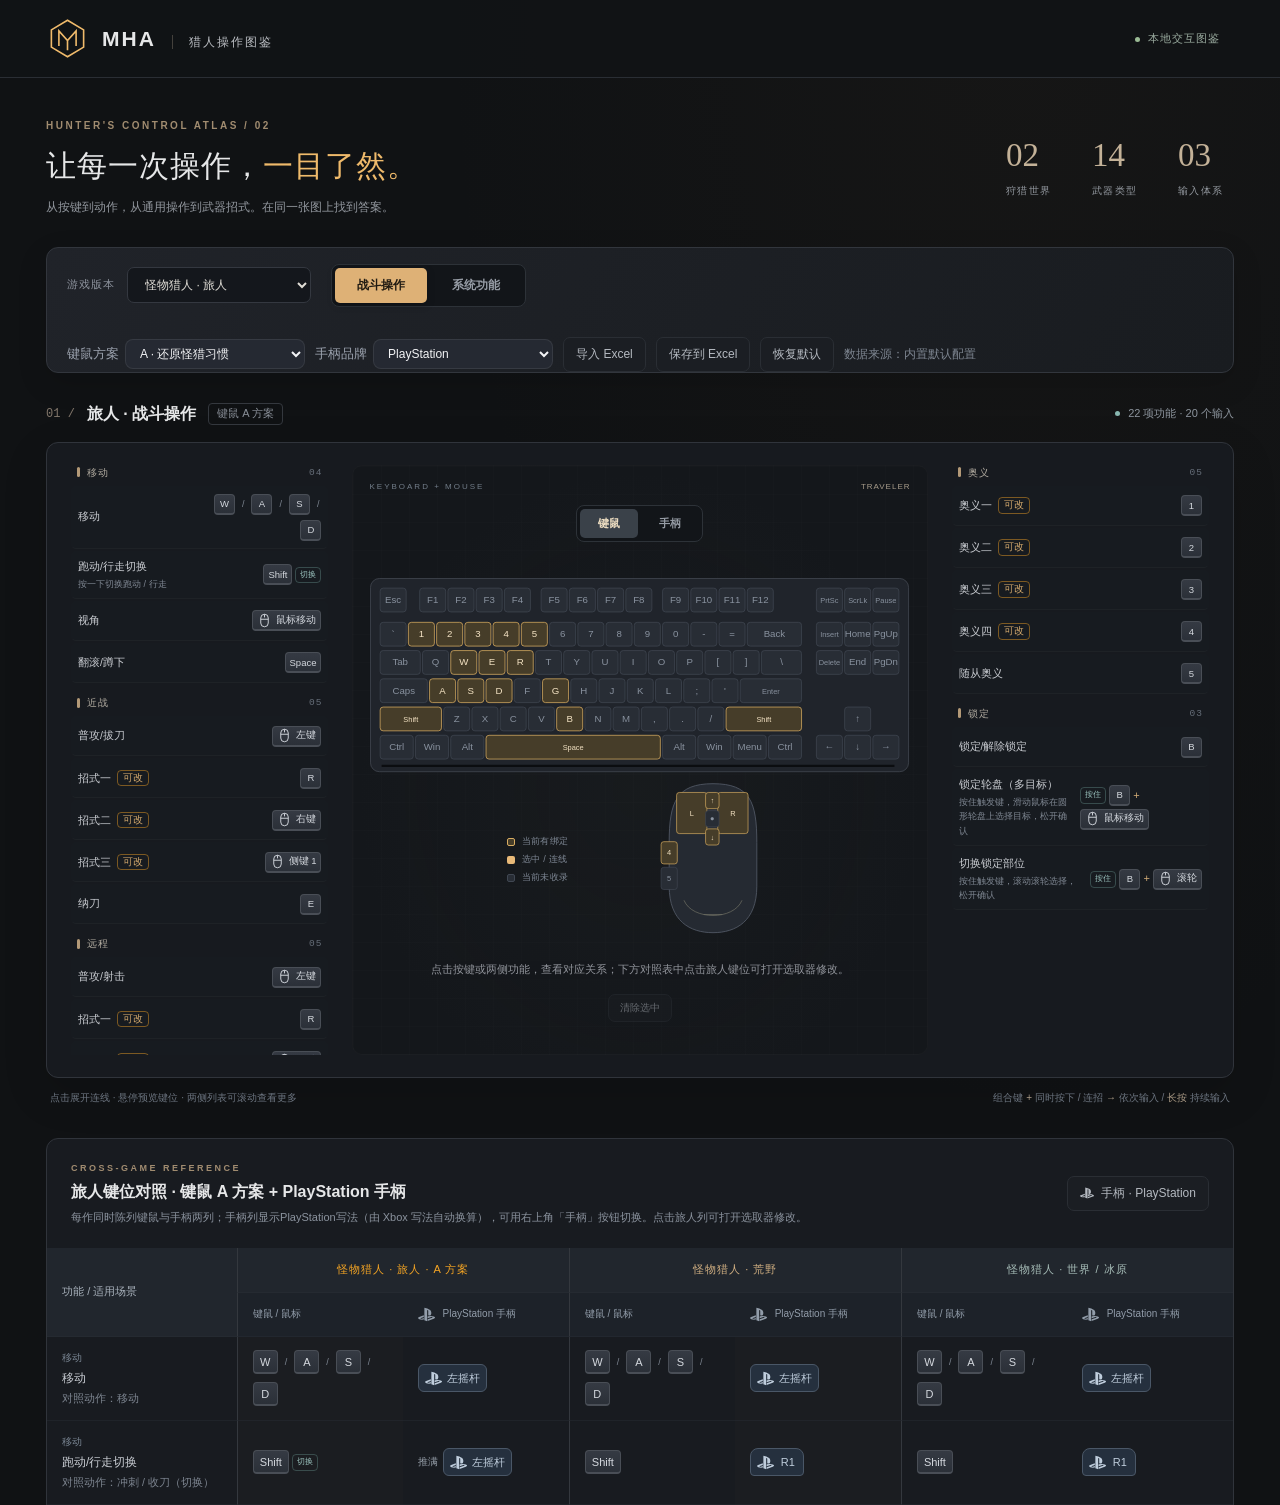
<file: index.html>
<!DOCTYPE html>
<html lang="zh-CN">
<head>
<meta charset="UTF-8">
<meta name="viewport" content="width=device-width, initial-scale=1.0">
<title>MHA 猎人操作图鉴</title>
<meta http-equiv="refresh" content="0; url=mh-controls.html">
<style>body{background:#101214;color:#e6e7e8;font-family:"Segoe UI","Microsoft YaHei",sans-serif;display:grid;place-items:center;height:100vh;margin:0}a{color:#efba6b}</style>
</head>
<body>
<p>正在进入图鉴… <a href="mh-controls.html">如果没有自动跳转，点这里</a></p>
</body>
</html>
</file>
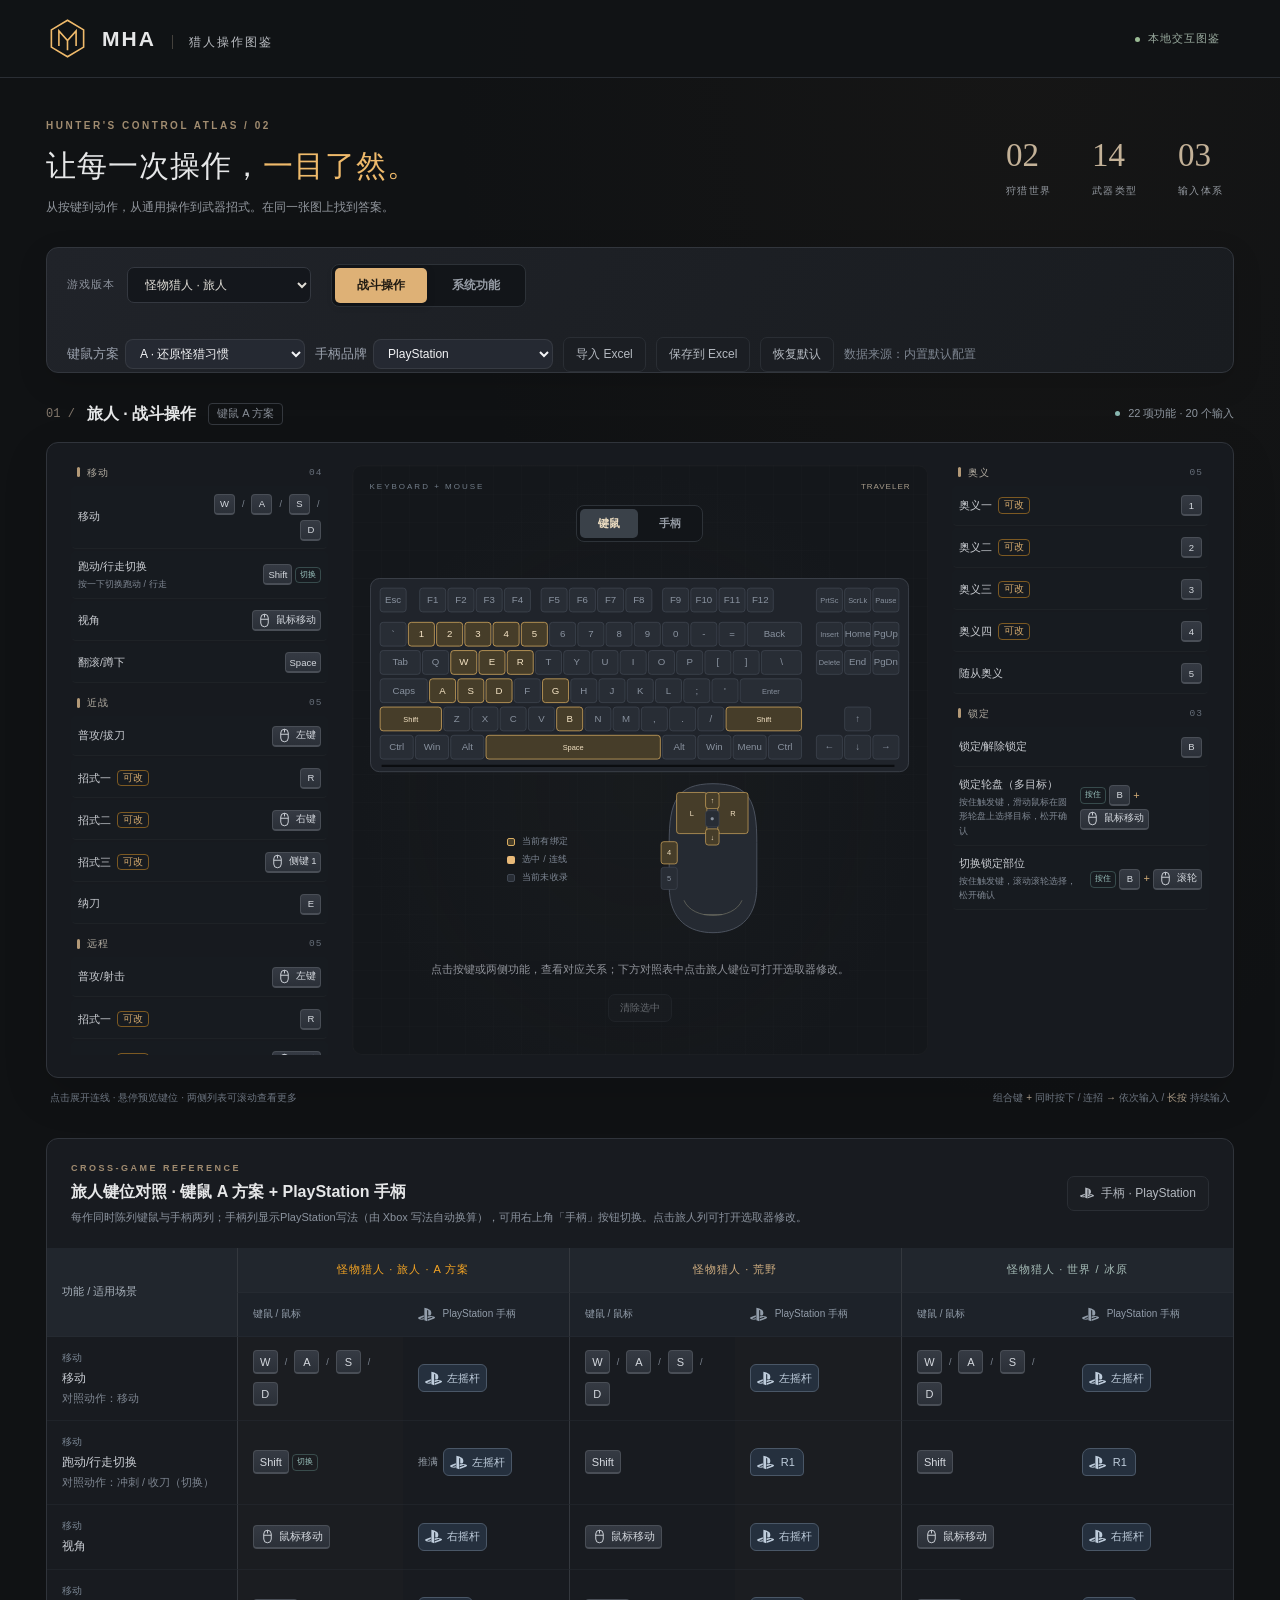
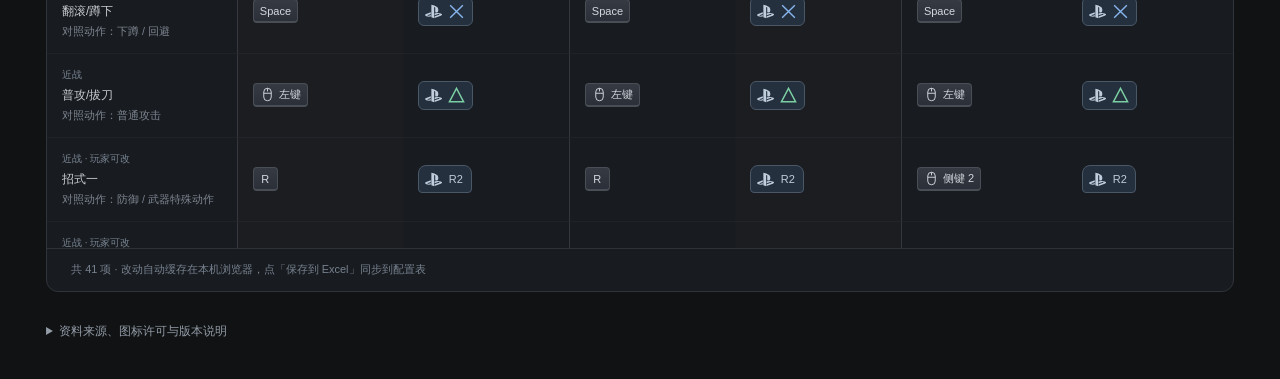
<file: mh-controls.html>
<!DOCTYPE html>
<html lang="zh-CN">
<head>
<meta charset="UTF-8">
<meta name="viewport" content="width=device-width, initial-scale=1.0">
<title>MHA 猎人操作图鉴 · 荒野 / 世界</title>
<link rel="icon" href="data:image/svg+xml,%3Csvg xmlns='http://www.w3.org/2000/svg' viewBox='0 0 40 40'%3E%3Cpath fill='%2317191d' stroke='%23efba6b' d='M20 2 36 11v18L20 38 4 29V11Z'/%3E%3Cpath fill='none' stroke='%23efba6b' stroke-width='2' d='M12 28V12l8 10 8-10v16'/%3E%3C/svg%3E">
<style>

:root{
  --bg:#14161A; --bg2:#1C1F26; --bg3:#252932; --bg4:#2E3340;
  --pri:#F5A524; --pri2:#E07B12; --pri3:#C2410C;
  --tx:#F3F4F6; --tx2:#9CA3AF; --tx3:#6B7280;
  --ok:#34D399; --err:#F87171; --warn:#FBBF24; --info:#60A5FA;
  --line:rgba(255,255,255,.08);
  --r:14px;
}
*{box-sizing:border-box;margin:0;padding:0}
html{scroll-behavior:smooth}
body{
  background:
    radial-gradient(1200px 600px at 12% -8%, rgba(245,165,36,.13), transparent 60%),
    radial-gradient(900px 500px at 92% 4%, rgba(194,65,12,.12), transparent 60%),
    var(--bg);
  color:var(--tx);
  font-family:"Noto Sans","PingFang SC","Microsoft YaHei",system-ui,-apple-system,sans-serif;
  font-size:14px; line-height:1.6; min-height:100vh;
  -webkit-font-smoothing:antialiased;
}
::-webkit-scrollbar{width:10px;height:10px}
::-webkit-scrollbar-track{background:var(--bg)}
::-webkit-scrollbar-thumb{background:var(--bg4);border-radius:8px;border:2px solid var(--bg)}
::-webkit-scrollbar-thumb:hover{background:#3C4350}
.wrap{max-width:1420px;margin:0 auto;padding:0 20px}

/* header */
.hero{padding:38px 0 22px;position:relative}
.hero::after{content:"";position:absolute;left:0;right:0;bottom:0;height:1px;
  background:linear-gradient(90deg,transparent,rgba(245,165,36,.5),transparent)}
.brand{display:flex;align-items:center;gap:14px;flex-wrap:wrap}
.sigil{width:44px;height:44px;border-radius:12px;flex:none;display:grid;place-items:center;
  background:linear-gradient(145deg,var(--pri),var(--pri3));
  box-shadow:0 8px 24px rgba(245,165,36,.28);font-size:22px}
h1{font-size:28px;font-weight:700;letter-spacing:.5px}
.sub{color:var(--tx2);font-size:13px;margin-top:4px}
.badges{display:flex;gap:8px;flex-wrap:wrap;margin-top:13px}
.badge{font-size:12px;padding:4px 11px;border-radius:999px;background:var(--bg3);
  border:1px solid var(--line);color:var(--tx2)}
.badge.amber{background:rgba(245,165,36,.13);border-color:rgba(245,165,36,.35);color:var(--pri)}

/* toolbar */
.toolbar{position:sticky;top:0;z-index:40;padding:12px 0;
  background:rgba(20,22,26,.88);backdrop-filter:blur(14px);border-bottom:1px solid var(--line)}
.tb-row{display:flex;gap:10px;align-items:center;flex-wrap:wrap}
.search{position:relative;flex:1 1 240px;min-width:210px}
.search input{width:100%;padding:11px 14px 11px 38px;border-radius:11px;
  background:var(--bg3);border:1px solid var(--line);color:var(--tx);font-size:14px;
  outline:none;transition:.2s;font-family:inherit}
.search input:focus{border-color:var(--pri);box-shadow:0 0 0 3px rgba(245,165,36,.14)}
.search input::placeholder{color:var(--tx3)}
.search .ico{position:absolute;left:13px;top:50%;transform:translateY(-50%);color:var(--tx3);font-size:14px}
.tabs{display:flex;gap:6px;background:var(--bg3);padding:5px;border-radius:12px;border:1px solid var(--line)}
.tab{padding:8px 16px;border-radius:9px;border:0;background:transparent;color:var(--tx2);
  font-size:13px;font-weight:600;cursor:pointer;transition:.2s;font-family:inherit;white-space:nowrap}
.tab:hover{color:var(--tx)}
.tab.on{background:linear-gradient(145deg,var(--pri),var(--pri2));color:#1a1206;
  box-shadow:0 4px 14px rgba(245,165,36,.3)}
.chips{display:flex;gap:7px;flex-wrap:wrap;margin-top:10px;align-items:center}
.chip{padding:6px 13px;border-radius:999px;border:1px solid var(--line);background:var(--bg2);
  color:var(--tx2);font-size:12.5px;cursor:pointer;transition:.18s;font-family:inherit}
.chip:hover{border-color:rgba(245,165,36,.4);color:var(--tx);transform:translateY(-1px)}
.chip.on{background:rgba(245,165,36,.15);border-color:var(--pri);color:var(--pri);font-weight:600}
.chip .dot{display:inline-block;width:8px;height:8px;border-radius:99px;margin-right:6px;vertical-align:1px}

/* sections */
.sect{margin:26px 0}
.sect-h{display:flex;align-items:center;gap:10px;margin:0 0 14px}
.sect-h h2{font-size:18px;font-weight:600;letter-spacing:.4px}
.sect-h .bar{width:4px;height:18px;border-radius:3px;background:linear-gradient(var(--pri),var(--pri3))}
.sect-h .cnt{font-size:12px;color:var(--tx3);margin-left:auto}

.card{background:linear-gradient(180deg,rgba(37,41,50,.72),rgba(28,31,38,.72));
  border:1px solid var(--line);border-radius:var(--r);overflow:hidden;
  box-shadow:0 6px 22px rgba(0,0,0,.28);backdrop-filter:blur(6px)}
.card+.card{margin-top:14px}
.card-h{display:flex;align-items:center;gap:10px;padding:13px 16px;cursor:pointer;
  background:rgba(255,255,255,.02);transition:.18s;user-select:none}
.card-h:hover{background:rgba(245,165,36,.06)}
.card-h .t{font-size:14.5px;font-weight:600}
.card-h .n{margin-left:auto;font-size:12px;color:var(--tx3);font-variant-numeric:tabular-nums}
.card-h .ar{transition:.25s;color:var(--tx3);font-size:12px}
.card.open .card-h .ar{transform:rotate(90deg);color:var(--pri)}
.card-b{display:none;padding:0 16px 6px}
.card.open .card-b{display:block}

.tbl{width:100%;border-collapse:collapse}
.tbl th{text-align:left;font-size:12px;font-weight:600;color:var(--tx3);letter-spacing:.6px;
  padding:9px 12px;background:var(--bg2);border-bottom:1px solid var(--line);white-space:nowrap}
.tbl td{padding:10px 12px;border-bottom:1px solid rgba(255,255,255,.045);vertical-align:top}
.tbl tr:last-child td{border-bottom:0}
.tbl tbody tr{transition:.14s}
.tbl tbody tr:hover{background:rgba(245,165,36,.05)}
.act{font-weight:500}
.note{display:block;color:var(--tx3);font-size:12px;margin-top:3px}

.keys{display:flex;flex-wrap:wrap;gap:5px;align-items:center}
.k{display:inline-flex;align-items:center;gap:4px;padding:3px 9px;border-radius:7px;
  font-size:12.5px;font-weight:600;white-space:nowrap;line-height:1.5;
  background:var(--bg4);border:1px solid rgba(255,255,255,.1);
  box-shadow:0 1px 0 rgba(0,0,0,.35), inset 0 1px 0 rgba(255,255,255,.06);color:var(--tx)}
.k.ps{background:rgba(96,165,250,.13);border-color:rgba(96,165,250,.35);color:#BFDBFE}
.k.ps::before{content:"PS";font-size:9px;opacity:.65;font-weight:700}
.k.xb{background:rgba(52,211,153,.12);border-color:rgba(52,211,153,.32);color:#A7F3D0}
.k.xb::before{content:"XB";font-size:9px;opacity:.65;font-weight:700}
.k.wild{background:rgba(245,165,36,.14);border-color:rgba(245,165,36,.36);color:#FCD34D}
.k.amb{color:var(--tx3);font-style:italic}
.plus{color:var(--tx3);font-size:11px;padding:0 1px}
.hold{font-size:11px;color:var(--warn);margin-right:4px;font-weight:700}
.flag{display:inline-block;margin-left:6px;font-size:10.5px;padding:1px 7px;border-radius:999px;
  background:rgba(251,191,36,.15);border:1px solid rgba(251,191,36,.4);color:var(--warn);
  vertical-align:middle;font-weight:600;white-space:nowrap}
mark{background:rgba(245,165,36,.32);color:#FDE68A;border-radius:3px;padding:0 2px}

/* keyboard canvas */
.canvas-box{background:linear-gradient(180deg,rgba(37,41,50,.6),rgba(28,31,38,.6));
  border:1px solid var(--line);border-radius:var(--r);padding:14px;overflow-x:auto}
.canvas-box svg{width:100%;height:auto;display:block;min-width:900px}
.keycap{cursor:pointer;transition:.15s}
.keycap:hover .cap-bg{fill:#4A5262}
.keycap.sel .cap-bg{fill:var(--pri)}
.keycap.sel .cap-tx{fill:#1A1206}
.callout{cursor:pointer;transition:.15s}
.callout:hover .co-tx{fill:var(--pri)}
.callout.sel .co-tx{fill:var(--pri);font-weight:700}

/* legend */
.legend{display:flex;gap:14px;flex-wrap:wrap;margin-bottom:12px;font-size:12.5px;color:var(--tx2)}
.legend b{display:inline-block;width:10px;height:10px;border-radius:3px;margin-right:6px}

/* detail panel */
.detail{margin-top:16px;display:grid;gap:14px;grid-template-columns:1fr}
.dhead{display:flex;align-items:center;gap:12px;flex-wrap:wrap;padding:14px 16px}
.dhead .bigk{font-size:20px;font-weight:700;padding:8px 18px;border-radius:11px;
  background:linear-gradient(145deg,var(--pri),var(--pri2));color:#1A1206;
  box-shadow:0 6px 18px rgba(245,165,36,.3)}
.dhead .meta{font-size:13px;color:var(--tx2)}
.dempty{padding:26px 16px;color:var(--tx3);text-align:center;font-size:13px}

/* base map grid */
.grid{display:grid;gap:12px;grid-template-columns:repeat(auto-fill,minmax(258px,1fr))}
.mcell{background:linear-gradient(180deg,rgba(37,41,50,.7),rgba(28,31,38,.7));
  border:1px solid var(--line);border-radius:12px;padding:13px 14px;transition:.2s}
.mcell:hover{transform:translateY(-2px);border-color:rgba(245,165,36,.35);box-shadow:0 8px 22px rgba(0,0,0,.3)}
.mcell .lbl{font-size:12.5px;color:var(--tx2);margin-bottom:9px;font-weight:500}
.mcell .row{display:flex;align-items:center;gap:8px;flex-wrap:wrap}
.mcell .arrow{color:var(--tx3);font-size:13px}

/* weapons */
.wgrid{display:grid;gap:10px;grid-template-columns:repeat(auto-fill,minmax(122px,1fr))}
.wbtn{padding:12px 8px;border-radius:12px;border:1px solid var(--line);background:var(--bg2);
  color:var(--tx2);cursor:pointer;font-size:13px;font-weight:600;text-align:center;
  transition:.18s;font-family:inherit;display:flex;flex-direction:column;align-items:center;gap:5px}
.wbtn:hover{border-color:rgba(245,165,36,.45);color:var(--tx);transform:translateY(-2px);background:rgba(245,165,36,.07)}
.wbtn.on{background:linear-gradient(145deg,rgba(245,165,36,.2),rgba(194,65,12,.14));
  border-color:var(--pri);color:var(--pri)}
.wbtn .ic{font-size:19px}
.wbtn .tg{font-size:10px;color:var(--tx3);font-weight:500}
.wbtn.on .tg{color:rgba(253,230,138,.75)}
.whead{display:flex;align-items:baseline;gap:10px;flex-wrap:wrap;margin-bottom:4px}
.whead h3{font-size:20px;font-weight:700}
.whead .en{color:var(--tx3);font-size:12.5px}
.tip{font-size:12.5px;color:var(--tx2);background:rgba(96,165,250,.08);
  border:1px solid rgba(96,165,250,.22);border-radius:10px;padding:10px 13px;margin:12px 0}
.tip b{color:#BFDBFE}
.empty{padding:46px 20px;text-align:center;color:var(--tx3)}
.empty .big{font-size:34px;margin-bottom:10px;opacity:.5}

footer{margin-top:44px;padding:26px 0 40px;border-top:1px solid var(--line);color:var(--tx3);font-size:12.5px}
footer h4{color:var(--tx2);font-size:13px;margin-bottom:8px;font-weight:600}
.srcs{display:flex;flex-wrap:wrap;gap:8px;margin-bottom:14px}
.srcs a{color:var(--tx2);text-decoration:none;font-size:12px;padding:4px 10px;border-radius:8px;
  background:var(--bg2);border:1px solid var(--line);transition:.18s}
.srcs a:hover{color:var(--pri);border-color:rgba(245,165,36,.4)}
@media(max-width:720px){ h1{font-size:22px} .hero{padding:28px 0 20px} }
</style>
<link rel="stylesheet" href="mh-interface.css">
<style>
/* 旅人模块样式 */
.tv-toolbar{display:flex;gap:10px;align-items:center;flex-wrap:wrap;margin-top:10px}
.tv-scheme{display:inline-flex;align-items:center;gap:6px;font-size:12.5px;color:#9CA3AF}
.tv-scheme select{padding:6px 10px;border-radius:8px;background:#252932;border:1px solid rgba(255,255,255,.08);color:#F3F4F6;font-family:inherit}
.tv-status{font-size:11.5px;color:#7d8590}
.tv-status.ok{color:#34D399}
.tv-status.warn{color:#FBBF24}
.tv-conflict-btn{color:#F87171!important;border-color:rgba(248,113,113,.45)!important}
.tv-tag{display:inline-block;margin-left:6px;font-size:9.5px;padding:0 5px;border-radius:4px;border:1px solid rgba(245,165,36,.45);color:#d5aa6d;vertical-align:1px}
.tv-warn{display:inline-block;margin-left:6px;font-size:9.5px;padding:0 5px;border-radius:4px;background:rgba(248,113,113,.15);border:1px solid rgba(248,113,113,.5);color:#FCA5A5;vertical-align:1px}
.tv-act{font-size:10px;color:#9aa3ad;margin-right:2px}
.tv-only{font-size:11px;color:#8d7a5a;font-style:italic}
.tv-ref{display:block;font-size:10.5px;color:#7d8590;margin-top:2px}
.tv-cell{cursor:pointer;position:relative;transition:background .15s}
.tv-cell:hover{background:rgba(245,165,36,.08)}
.tv-pen{position:absolute;right:8px;top:50%;transform:translateY(-50%);font-size:11px;color:#d5aa6d;opacity:0;transition:opacity .15s}
.tv-cell:hover .tv-pen{opacity:1}
.tv-table tr.tv-selected td{background:rgba(245,165,36,.09)}
.tv-table tr.tv-selected td:first-child{box-shadow:inset 3px 0 0 #F5A524}
.tv-table th.tv-head{color:#F5A524}
.tv-edit-btn{color:#d5aa6d!important;border-color:rgba(245,165,36,.5)!important}
.tv-edit-btn:hover{color:#F5A524!important;border-color:#F5A524!important}
.tv-edit-btn:disabled{opacity:.4;cursor:not-allowed}
.tv-modal{position:fixed;inset:0;background:rgba(0,0,0,.62);display:grid;place-items:center;z-index:100}
.tv-modal[hidden]{display:none}
.tv-box{width:min(880px,94vw);max-height:90vh;overflow:auto;background:#1d2127;border:1px solid #3a4048;border-radius:14px;padding:18px 22px;box-shadow:0 30px 80px rgba(0,0,0,.75)}
.tv-box h4{font-size:15px;margin-bottom:4px}
.tv-curline{font-size:12px;color:#9aa3ad;margin-bottom:12px}
.tv-sec{margin:12px 0 6px;font-size:11px;color:#8d959e;letter-spacing:1px}
.tv-chips{display:flex;flex-wrap:wrap;gap:6px}
.tv-chip{padding:6px 11px;border-radius:7px;border:1px solid #494e56;background:#2b3038;color:#d4d8de;font:12px "Segoe UI","Microsoft YaHei",sans-serif;cursor:pointer;user-select:none}
.tv-chip:hover{border-color:#F5A524;color:#F5A524}
.tv-chip.on{background:#F5A524;color:#1a1206;border-color:#F5A524;font-weight:700}
.tv-chip.mod{border-style:dashed}
.tv-comboline{display:flex;align-items:center;gap:12px;margin:12px 0;padding:10px 14px;background:#171a1f;border:1px solid #30343b;border-radius:9px;min-height:46px;flex-wrap:wrap}
.tv-comboline .lbl{font-size:11px;color:#8d959e;flex:none}
.tv-altlist{display:flex;flex-wrap:wrap;gap:6px;align-items:center}
.tv-alt{display:inline-flex;align-items:center;gap:6px;padding:3px 8px;border-radius:7px;background:#2b3038;border:1px solid #494e56;font-size:12px}
.tv-alt button{background:none;border:0;color:#F87171;cursor:pointer;font-size:13px;padding:0}
.tv-foot{display:flex;gap:10px;justify-content:flex-end;margin-top:16px;align-items:center}
.tv-err{color:#F87171;font-size:12px;margin-right:auto}
.tv-primary{background:linear-gradient(145deg,#F5A524,#E07B12);color:#1a1206;border:0;padding:8px 18px;border-radius:9px;font-weight:700;cursor:pointer;font-family:inherit}
.tv-ghost{background:#2b3038;color:#d4d8de;border:1px solid #494e56;padding:8px 16px;border-radius:9px;cursor:pointer;font-family:inherit}
.tv-pad-toggle{display:inline-flex;align-items:center;gap:7px;flex:none}
.tv-pad-toggle svg.platform-icon{width:14px;height:14px;fill:currentColor}
.tv-conflict-inline{margin-top:10px;padding:9px 12px;border:1px solid rgba(248,113,113,.45);background:rgba(248,113,113,.09);border-radius:9px;font-size:12px;color:#FCA5A5;display:flex;flex-direction:column;gap:3px}
.tv-conflict-inline b{color:#F87171}
.tv-chip.conflict{border-color:rgba(248,113,113,.7);background:rgba(248,113,113,.12);color:#FCA5A5}
.tv-chip.conflict:hover{border-color:#F87171;color:#FCA5A5}
</style>
</head>
<body>

<header class="atlas-header">
  <a class="atlas-brand" href="#"><span class="brand-mark" aria-hidden="true"><svg viewBox="0 0 40 40"><path d="M20 3 35 12v16L20 37 5 28V12Z M12 27V13l8 9 8-9v14 M20 22v9"/></svg></span><span>MHA<span class="brand-sub">猎人操作图鉴</span></span></a>
  <div class="header-tools"><span class="offline-indicator">本地交互图鉴</span><button class="subtle-button" id="list-button">两作全量对照</button><button class="subtle-button" id="review-button">存疑清单 <span id="review-count"></span></button></div>
</header>
<main class="atlas-main">
  <section class="atlas-intro"><div><p class="eyebrow">HUNTER'S CONTROL ATLAS / 02</p><h1>让每一次操作，<span>一目了然。</span></h1><p class="intro-note">从按键到动作，从通用操作到武器招式。在同一张图上找到答案。</p></div><div class="intro-numbers"><div><strong>02</strong><span>狩猎世界</span></div><div><strong>14</strong><span>武器类型</span></div><div><strong>03</strong><span>输入体系</span></div></div></section>
  <section class="atlas-controls" aria-label="筛选操作">
    <div class="controls-top"><label class="field-label">游戏版本<select id="game-select"><option value="traveler">怪物猎人 · 旅人</option><option value="wilds">怪物猎人 · 荒野</option><option value="world">怪物猎人 · 世界 / 冰原</option></select></label><div class="domain-tabs" aria-label="操作类型"><button data-domain="combat" aria-pressed="true">战斗操作</button><button data-domain="system" aria-pressed="false">系统功能</button></div><div class="atlas-search"><svg viewBox="0 0 24 24" aria-hidden="true"><circle cx="10" cy="10" r="6.5"/><path d="m15 15 5 5"/></svg><input id="atlas-search" aria-label="搜索当前视图动作或按键" placeholder="搜索当前视图：动作、按键、组合…" type="search"><button id="clear-search" aria-label="清空搜索">×</button></div></div>
    <div class="controls-bottom"><div id="context-controls"></div><p id="context-description"></p></div>
  </section>
  <section class="atlas-map-section" aria-labelledby="map-title"><div class="map-heading"><div><span class="section-index">01 /</span><h2 id="map-title">通用动作</h2><span class="context-tag" id="map-subtitle"></span></div><p><span class="live-dot"></span><span id="binding-count" aria-live="polite"></span></p></div>
    <div id="map-wrap" style="position:relative"><div class="map-viewport"><div id="mapping-board" class="mapping-board"><aside id="left-functions" class="function-column" aria-label="左侧功能"></aside><div id="device-stage" class="device-stage"><div class="stage-heading"><span id="stage-title">KEYBOARD + MOUSE</span><span id="stage-version"></span></div><div class="device-tabs" role="tablist" aria-label="输入设备"><button id="tab-km" role="tab" data-device="km" aria-selected="true" aria-controls="view-km">键鼠</button><button id="tab-pad" role="tab" data-device="pad" aria-selected="false" aria-controls="view-pad">手柄</button></div><div id="view-km" role="tabpanel" aria-label="键鼠视图"><div id="keyboard-device" aria-label="可点击键盘"></div><div class="stage-bottom"><div class="input-legend"><span><i class="legend-bound"></i>当前有绑定</span><span><i class="legend-selected"></i>选中 / 连线</span><span><i class="legend-empty"></i>当前未收录</span></div><div id="mouse-device" aria-label="可点击鼠标"></div></div></div><div id="view-pad" role="tabpanel" aria-label="手柄视图" hidden><div id="pad-device" aria-label="可点击 DualSense 手柄"></div><div class="pad-caption">DualSense 无线控制器 · 点击按键查看对应功能</div></div><div class="stage-hint" id="selection-hint" aria-live="polite">点击按键或两侧功能，查看它们的对应关系。</div><button id="edit-selection" class="subtle-button tv-edit-btn" hidden>✎ 修改快捷键</button><button id="reset-selection" class="subtle-button">清除选中</button></div><aside id="right-functions" class="function-column" aria-label="右侧功能"></aside></div></div><section id="tree-panel" class="tree-panel" hidden></section><svg id="connection-layer" aria-hidden="true"></svg></div>
    <div class="map-footnote"><span>点击展开连线 · 悬停预览键位 · 两侧列表可滚动查看更多</span><span>组合键 <b>+</b> 同时按下 / 连招 <b>→</b> 依次输入 / <b>长按</b> 持续输入</span></div>
  </section>
  <section id="comparison" class="comparison-section" aria-labelledby="comparison-title"><div class="comparison-heading"><div><p class="eyebrow">CROSS-GAME REFERENCE</p><h2 id="comparison-title">两作键位对照</h2><p id="comparison-description"></p></div><div class="comparison-tools"><label class="sr-only" for="comparison-scope">对照范围</label><select id="comparison-scope"><option value="selection">当前选择 / 视图</option><option value="all">全部系统与 14 武器</option><option value="review">待核对条目</option></select><input id="comparison-search" type="search" aria-label="搜索两作全部对照" placeholder="搜索全部对照…"></div></div><div id="comparison-results"></div><div class="comparison-pagination"><span id="comparison-total" aria-live="polite"></span><button class="subtle-button" id="load-more">展开更多</button></div></section>
  <noscript><p>请在浏览器中启用 JavaScript 以使用键位图和筛选功能。</p></noscript>
</main>

<footer>
  <div class="wrap">
    <h4>资料来源（部分输入仍待核对）</h4>
    <div class="srcs">
      <a href="https://gl.ali213.net/html/2025-2/1616997.html" target="_blank" rel="noopener">游侠网 · 荒野操作按键说明</a>
      <a href="https://www.gamersky.com/handbook/202504/1910985_2.shtml" target="_blank" rel="noopener">游民星空 · 荒野铳枪招式按键（PC键鼠）</a>
      <a href="https://www.shacknews.com/article/106612/pc-keyboard-controls-and-key-bindings-monster-hunter-world" target="_blank" rel="noopener">Shacknews · MHW 冰原 PC 键位</a>
      <a href="https://www.3dmgame.com/gl/3745289.html" target="_blank" rel="noopener">3DM · MHW 键鼠 ⇄ PS4 手柄对照</a>
      <a href="https://www.kxdw.com/gonglue/4070.html" target="_blank" rel="noopener">开心电玩 · MHW PC 按键一览</a>
      <a href="https://www.magicgameworld.com/monster-hunter-world-pc-keyboard-controls/" target="_blank" rel="noopener">MagicGameWorld · MHW PC Controls</a>
      <a href="https://shortcutposters.com/games/monster-hunter-world/" target="_blank" rel="noopener">ShortcutPosters · MHW 手柄对照</a>
      <a href="https://www.3dmgame.com/gl/3951635.html" target="_blank" rel="noopener">3DM · 荒野 PS5 按键作用</a>
    </div>
    <p style="margin-bottom:8px">说明：本页记录的是<b style="color:var(--tx2)">出厂默认</b>键位。绝大部分键位可在游戏内 <b style="color:var(--tx2)">开始菜单 → 系统 → 选项 / 键鼠设置</b>（荒野）、<b style="color:var(--tx2)">选项 → 按键设置</b>（世界）中修改，少数按键为固定不可改。</p>
    <p>武器招式栏中，键盘列由「手柄功能位 → 键鼠」基础映射机械推导得出；Capcom 会随版本平衡性更新调整派生，完整派生链请以游戏内 <b style="color:var(--tx2)">出招表 / 游玩指南</b> 为准。标有「待确认」的条目为多来源冲突或版本差异项。</p>
  </div>
</footer>

<script src="mh-weapons.js"></script>
<script>
/* =========================================================
   令牌：手柄功能位 → 标签 / 键鼠按键
   ========================================================= */
const TOKEN_LABEL = {
  t : ['△','Y'],   c : ['○','B'],   x : ['✕','A'],   s : ['□','X'],
  r2: ['R2','RT'], r1: ['R1','RB'], l2: ['L2','LT'], l1: ['L1','LB'],
  tc: ['△+○','Y+B'], r3: ['R3','右摇杆按下'], ls: ['左摇杆','LS'], rs: ['右摇杆','RS'], dp: ['方向键','D-Pad']
};
const KEYMAP = {
  wilds: {
    melee : { t:'鼠标左键', c:'鼠标右键', x:'空格', s:'E', r2:'R', r1:'Shift',
              l2:'Alt（按一次）／鼠标侧键2（长按）', tc:'鼠标侧键1', l1:'Ctrl（长按）', r3:'B' },
    ranged: { t:'R', c:'鼠标侧键1', x:'空格', s:'E', r2:'鼠标左键', r1:'Shift',
              l2:'Alt（按一次）／鼠标侧键2（长按）', tc:'鼠标侧键1', l1:'Ctrl（长按）', r3:'B' }
  },
  world: {
    melee : { t:'鼠标左键', c:'鼠标右键', x:'空格', s:'E', r2:'鼠标侧键2（MB5）', r1:'Shift',
              l2:'C（长按）／鼠标中键（按一次）', tc:'鼠标侧键1（MB4）', l1:'Q', r3:'—' },
    ranged: { t:'鼠标侧键1（MB4）', c:'鼠标侧键2（MB5）', x:'空格', s:'E', r2:'鼠标左键', r1:'Shift',
              l2:'鼠标右键（长按）', tc:'鼠标侧键1（MB4）', l1:'Q', r3:'—' }
  }
};

/* 分类配色 */
const CATS = [
  { id:'all',    name:'全部',       color:'#F5A524' },
  { id:'combat', name:'战斗·移动',  color:'#F5A524' },
  { id:'menu',   name:'菜单',       color:'#60A5FA' },
  { id:'item',   name:'道具·快捷栏', color:'#FBBF24' },
  { id:'map',    name:'地图',       color:'#34D399' },
  { id:'online', name:'联机·交流',  color:'#A78BFA' },
  { id:'mount',  name:'坐骑·骑乘',  color:'#22D3EE' },
  { id:'camera', name:'视角·拍照',  color:'#F472B6' }
];
const CATN = {}, CATC = {};
CATS.forEach(c => { CATN[c.id] = c.name; CATC[c.id] = c.color; });

/* =========================================================
   通用键位数据（kb = 该绑定落在键盘图上的按键）
   ========================================================= */
const GENERAL = {
  wilds: [
    { cat:'menu', name:'菜单操作', rows:[
      { a:'选择菜单项目 / 变更数值：上', g:'左摇杆↑ / 方向键↑', k:'W / ↑', kb:['W','↑'] },
      { a:'选择菜单项目 / 变更数值：下', g:'左摇杆↓ / 方向键↓', k:'S / ↓', kb:['S','↓'] },
      { a:'选择菜单项目：左', g:'左摇杆← / 方向键←', k:'A / ←', kb:['A','←'] },
      { a:'选择菜单项目：右', g:'左摇杆→ / 方向键→', k:'D / →', kb:['D','→'] },
      { a:'确定', g:'✕ / A', k:'F / 空格', kb:['F','空格'] },
      { a:'返回（取消）', g:'○ / B', k:'鼠标右键 / ESC', kb:['右键','Esc'] },
      { a:'切换页面 / 页签：左', g:'L1 / LB', k:'Q', kb:['Q'] },
      { a:'切换页面 / 页签：右', g:'R1 / RB', k:'E', kb:['E'] },
      { a:'切换状态 / 类别：左', g:'L2 / LT', k:'Z', kb:['Z'] },
      { a:'切换状态 / 类别：右', g:'R2 / RT', k:'C', kb:['C'] },
      { a:'旋转模型 / 切换页面：左', g:'—', k:'1', kb:['1'] },
      { a:'旋转模型 / 切换页面：右', g:'—', k:'3', kb:['3'] },
      { a:'放大模型', g:'—', k:'鼠标滚轮上滑', kb:['滚轮上'] },
      { a:'缩小模型', g:'—', k:'鼠标滚轮下滑', kb:['滚轮下'] },
      { a:'子菜单', g:'—', k:'R', kb:['R'] },
      { a:'登记 / 调用个人组合', g:'—', k:'Shift', kb:['Shift'] },
      { a:'切换操作列', g:'—', k:'Alt', kb:['Alt'] },
      { a:'筛选显示项目', g:'—', k:'X', kb:['X'] },
      { a:'排序项目或列表', g:'—', k:'G', kb:['G'] },
      { a:'切换项目 / 列表显示方式', g:'—', k:'Tab', kb:['Tab'] },
      { a:'跳过结算画面 / 过场动画', g:'触摸板 / View', k:'Y', kb:['Y'] }
    ]},
    { cat:'map', name:'原野地图', rows:[
      { a:'缩小原野地图', g:'—', k:'Q / 鼠标滚轮下滑', kb:['Q','滚轮下'] },
      { a:'放大原野地图', g:'—', k:'E / 鼠标滚轮上滑', kb:['E','滚轮上'] },
      { a:'重置光标位置', g:'—', k:'Shift', kb:['Shift'] },
      { a:'设置目标', g:'—', k:'X', kb:['X'] },
      { a:'切换全局地图', g:'—', k:'R', kb:['R'] },
      { a:'关闭原野地图', g:'触摸板 / View', k:'M', kb:['M'] },
      { a:'切换全屏 / 半屏', g:'—', k:'N', kb:['N'] },
      { a:'查看环境概要', g:'—', k:'G', kb:['G'] },
      { a:'旋转模式（长按）', g:'—', k:'Ctrl', kb:['Ctrl'] }
    ]},
    { cat:'combat', name:'移动 · 战斗（近战武器通用）', rows:[
      { a:'移动', g:'左摇杆', k:'W / A / S / D', kb:['W','A','S','D'] },
      { a:'冲刺（按一次）/ 纳刀', g:'R1 / RB', k:'Shift', kb:['Shift'] },
      { a:'冲刺（长按）/ 纳刀', g:'R1 / RB', k:'Shift（长按）', kb:['Shift'] },
      { a:'下蹲 / 回避', g:'✕ / A', k:'空格', kb:['空格'] },
      { a:'调查 / 对话 / 采集 / 剥取', g:'○ / B（纳刀时）', k:'F', kb:['F'], u:1, n:'手柄为上下文复用键；键盘有独立 F 键' },
      { a:'使用道具 / 纳刀', g:'□ / X', k:'E', kb:['E'] },
      { a:'大厅 / 营地内：切换目标 NPC（右）', g:'方向键 →', k:'R', kb:['R'] },
      { a:'打开开始菜单', g:'选项键 / Menu', k:'ESC / H', kb:['Esc','H'] },
      { a:'拔刀 / 普通攻击', g:'△ / Y', k:'鼠标左键', kb:['左键'] },
      { a:'特殊攻击（拔刀后）', g:'○ / B', k:'鼠标右键', kb:['右键'] },
      { a:'防御 / 武器特殊动作', g:'R2 / RT', k:'R', kb:['R'] },
      { a:'同时按下动作（△+○）', g:'△+○ / Y+B', k:'鼠标侧键1', kb:['侧键1'] },
      { a:'集中模式 / 纳刀时投射器瞄准（按一次切换）', g:'L2 / LT', k:'Alt', kb:['Alt'] },
      { a:'集中模式（长按）', g:'L2 / LT（长按）', k:'鼠标侧键2', kb:['侧键2'] },
      { a:'集中弱点攻击（集中模式中）', g:'R1 / RB', k:'Shift', kb:['Shift'], u:1, n:'与冲刺共用 R1/Shift，仅在集中模式下生效' },
      { a:'穿脱衣装', g:'—', k:'C', kb:['C'] },
      { a:'投射器发射（瞄准时）', g:'R2 / RT', k:'鼠标中键', kb:['中键'] },
      { a:'钩锁投射器发射（瞄准时）', g:'△ / Y', k:'F', kb:['F'], u:1 },
      { a:'导虫通知选择：上', g:'方向键 ↑', k:'Page Up', kb:['PageUp'] },
      { a:'导虫通知选择：下', g:'方向键 ↓', k:'Q / Page Down', kb:['Q','PageDown'] },
      { a:'导虫目标选择：下', g:'方向键 ↓', k:'Tab', kb:['Tab'] }
    ]},
    { cat:'combat', name:'远程武器通用（与近战重复项略）', rows:[
      { a:'装填弹药 / 装填或解除瓶', g:'△ / Y', k:'R', kb:['R'], u:1, n:'远程武器下 △ 键位语义变为装填，与近战的 △=攻击不同' },
      { a:'拔刀 / 普通射击', g:'R2 / RT', k:'鼠标左键', kb:['左键'] },
      { a:'武器 / 投射器瞄准（按一次）', g:'L2 / LT', k:'Alt', kb:['Alt'] },
      { a:'武器 / 投射器瞄准（长按）', g:'L2 / LT（长按）', k:'鼠标侧键2', kb:['侧键2'] },
      { a:'追加键：瞄准线（长按）', g:'L2 / LT', k:'鼠标右键', kb:['右键'] },
      { a:'防御 / 武器特殊动作', g:'△+○ / Y+B', k:'鼠标侧键1', kb:['侧键1'] },
      { a:'切换模式', g:'—', k:'F', kb:['F'] },
      { a:'切换道具：左', g:'方向键 ←', k:'←', kb:['←'] },
      { a:'切换道具：右', g:'方向键 →', k:'→', kb:['→'] },
      { a:'选择弹药 / 瓶：上', g:'方向键 ↑', k:'鼠标滚轮上滑 / ↑', kb:['滚轮上','↑'] },
      { a:'选择弹药 / 瓶：下', g:'方向键 ↓', k:'鼠标滚轮下滑 / ↓', kb:['滚轮下','↓'] },
      { a:'防御', g:'R2 / RT', k:'R', kb:['R'], u:1, n:'重弩盾牌等武器专用' }
    ]},
    { cat:'mount', name:'骑乘怪物 / 操龙', rows:[
      { a:'骑乘时小刀弱攻击', g:'△ / Y', k:'鼠标左键', kb:['左键'] },
      { a:'骑乘时小刀强攻击', g:'○ / B', k:'鼠标右键', kb:['右键'] },
      { a:'骑乘时武器攻击', g:'R2 / RT', k:'R', kb:['R'] },
      { a:'从怪物上下来（长按）', g:'—', k:'E', kb:['E'] },
      { a:'忍耐（抵抗甩落）', g:'—', k:'Shift', kb:['Shift'] }
    ]},
    { cat:'mount', name:'鹭鹰龙（坐骑）', rows:[
      { a:'召唤鹭鹰龙（自动移动）/ 切换自动移动', g:'方向键 ↑', k:'Tab', kb:['Tab'] },
      { a:'召唤鹭鹰龙（手动移动）/ 切换手动移动', g:'方向键 ↓', k:'Q', kb:['Q'] },
      { a:'查看鹭鹰龙道具袋', g:'方向键 ←', k:'N', kb:['N'] },
      { a:'切换武器', g:'方向键 →', k:'X', kb:['X'] },
      { a:'加速（按 1 次）/ 全速前进（长按）', g:'R1 / RB', k:'Shift', kb:['Shift'] },
      { a:'减速（按 1 次）/ 急停（长按）', g:'L2 / LT', k:'Z', kb:['Z'] },
      { a:'从鹭鹰龙上下来', g:'✕ / A', k:'空格', kb:['空格'] },
      { a:'骑乘攻击', g:'△ / Y', k:'鼠标左键', kb:['左键'] }
    ]},
    { cat:'item', name:'道具 · 快捷栏', rows:[
      { a:'切换道具：左', g:'方向键 ←', k:'鼠标滚轮上滑 / ←', kb:['滚轮上','←'] },
      { a:'切换道具：右', g:'方向键 →', k:'鼠标滚轮下滑 / →', kb:['滚轮下','→'] },
      { a:'选择弹药 / 瓶：上', g:'方向键 ↑', k:'↑', kb:['↑'] },
      { a:'选择弹药 / 瓶：下', g:'方向键 ↓', k:'↓', kb:['↓'] },
      { a:'道具选择模式（长按）/ 重置视角', g:'L1 / LB（长按）', k:'Ctrl', kb:['Ctrl'], u:1 },
      { a:'道具选择模式时：自定义快捷方式', g:'—', k:'鼠标左键', kb:['左键'] },
      { a:'道具选择模式时：快捷盘移动', g:'—', k:'鼠标中键', kb:['中键'] },
      { a:'道具选择模式时：道具栏全展开', g:'—', k:'空格', kb:['空格'] },
      { a:'显示自定义快捷方式', g:'—', k:'V', kb:['V'] },
      { a:'自定义快捷方式：快捷盘移动（上）', g:'—', k:'鼠标滚轮上滑 / ↑', kb:['滚轮上','↑'] },
      { a:'自定义快捷方式：快捷盘移动（下）', g:'—', k:'鼠标滚轮下滑 / ↓', kb:['滚轮下','↓'] },
      { a:'调用快捷盘 1', g:'—', k:'F1', kb:['F1'] },
      { a:'调用快捷盘 2', g:'—', k:'F2', kb:['F2'] },
      { a:'调用快捷盘 3', g:'—', k:'F3', kb:['F3'] },
      { a:'调用快捷盘 4', g:'—', k:'F4', kb:['F4'] },
      { a:'调用快捷盘 5', g:'—', k:'F5', kb:['F5'] },
      { a:'调用快捷盘 6', g:'—', k:'F6', kb:['F6'] },
      { a:'调用快捷盘 7', g:'—', k:'F7', kb:['F7'] },
      { a:'调用快捷盘 8', g:'—', k:'F8', kb:['F8'] },
      { a:'切换至下一个快捷盘', g:'—', k:'G', kb:['G'] },
      { a:'键盘专用快捷方式：栏位 1', g:'—', k:'1', kb:['1'] },
      { a:'键盘专用快捷方式：栏位 2', g:'—', k:'2', kb:['2'] },
      { a:'键盘专用快捷方式：栏位 3', g:'—', k:'3', kb:['3'] },
      { a:'键盘专用快捷方式：栏位 4', g:'—', k:'4', kb:['4'] },
      { a:'键盘专用快捷方式：栏位 5', g:'—', k:'5', kb:['5'] },
      { a:'键盘专用快捷方式：栏位 6', g:'—', k:'6', kb:['6'] },
      { a:'键盘专用快捷方式：栏位 7', g:'—', k:'7', kb:['7'] },
      { a:'键盘专用快捷方式：栏位 8', g:'—', k:'8', kb:['8'] },
      { a:'键盘专用快捷方式：栏位 9', g:'—', k:'9', kb:['9'] },
      { a:'键盘专用快捷方式：栏位 10', g:'—', k:'0', kb:['0'] },
      { a:'键盘专用快捷方式：栏位 11', g:'—', k:'-', kb:['-'] },
      { a:'键盘专用快捷方式：栏位 12', g:'—', k:'=', kb:['='] }
    ]},
    { cat:'camera', name:'视角 · 望远镜 · 拍照', rows:[
      { a:'锁定 / 切换至目标视角', g:'R3 / 右摇杆按下', k:'B', kb:['B'], u:1 },
      { a:'望远镜 / 拍照模式：放大', g:'—', k:'C / 鼠标滚轮上滑', kb:['C','滚轮上'] },
      { a:'望远镜 / 拍照模式：缩小', g:'—', k:'Z / 鼠标滚轮下滑', kb:['Z','滚轮下'] },
      { a:'拍照模式：移动镜头', g:'左摇杆', k:'W / S / A / D', kb:['W','S','A','D'] },
      { a:'拍照模式：调整相机位置（上/下/左/右）', g:'右摇杆', k:'↑ / ↓ / ← / →', kb:['↑','↓','←','→'] },
      { a:'开启拍照模式', g:'—', k:'Ctrl', kb:['Ctrl'] }
    ]},
    { cat:'online', name:'联机 · 交流 · 信息', rows:[
      { a:'聊天发言', g:'—', k:'Enter', kb:['Enter'] },
      { a:'即按即说', g:'—', k:'T', kb:['T'] },
      { a:'贴图', g:'—', k:'F9', kb:['F9'] },
      { a:'肢体动作', g:'—', k:'F10', kb:['F10'] },
      { a:'姿势组合', g:'—', k:'F11', kb:['F11'] },
      { a:'成员列表', g:'—', k:'L', kb:['L'] },
      { a:'打开地图', g:'触摸板 / View', k:'M', kb:['M'] },
      { a:'打开聊天通知或任务准备画面 / 跳过任务相关项', g:'—', k:'Y', kb:['Y'] },
      { a:'查看道具袋', g:'—', k:'I', kb:['I'] },
      { a:'使命信息界面', g:'—', k:'J', kb:['J'] },
      { a:'猎人资料', g:'—', k:'P', kb:['P'] },
      { a:'暂停游戏', g:'—', k:'End', kb:['End'] },
      { a:'选项', g:'—', k:'O', kb:['O'] },
      { a:'发出救难信号', g:'—', k:'未分配（默认无键位）', kb:[] },
      { a:'邀请通知列表 / 离席通知 / 聊天分组（大厅·连结·任务·小队·特定玩家）', g:'—', k:'未分配（默认无键位）', kb:[] },
      { a:'查看弹药袋 / 瓶袋 / 装备一览 / 登记道具快捷方式 / 重新挑战使命 / 任务信息', g:'—', k:'未分配（默认无键位）', kb:[] },
      { a:'参加任务申请 / 支援猎人信息 / 结算记录 / 随从信息 / 愿望单 / 从列表调合 / 打开全局地图', g:'—', k:'未分配（默认无键位）', kb:[] }
    ]}
  ],
  world: [
    { cat:'menu', name:'菜单操作（冰原 Type 1）', rows:[
      { a:'选择菜单项目 / 增加数值', g:'方向键 ↑', k:'W', s:'↑', kb:['W','↑'] },
      { a:'选择菜单项目 / 减少数值', g:'方向键 ↓', k:'S', s:'↓', kb:['S','↓'] },
      { a:'选择菜单项目（左）', g:'方向键 ←', k:'A', s:'←', kb:['A','←'] },
      { a:'选择菜单项目（右）', g:'方向键 →', k:'D', s:'→', kb:['D','→'] },
      { a:'确定', g:'✕ / A', k:'F', s:'空格', kb:['F','空格'] },
      { a:'返回 / 取消', g:'○ / B', k:'鼠标右键', kb:['右键'] },
      { a:'补给（补充道具）', g:'—', k:'R', kb:['R'] },
      { a:'切换页面（左）', g:'L1 / LB', k:'Q', kb:['Q'] },
      { a:'切换页面（右）', g:'R1 / RB', k:'E', kb:['E'] },
      { a:'切换分页 / 状态（左）', g:'—', k:'Z', kb:['Z'] },
      { a:'切换分页 / 状态（右）', g:'—', k:'C', kb:['C'] },
      { a:'向左旋转模型', g:'—', k:'1', s:'鼠标侧键2', kb:['1','侧键2'] },
      { a:'向右旋转模型', g:'—', k:'3', s:'鼠标侧键1', kb:['3','侧键1'] },
      { a:'放大', g:'—', k:'鼠标中键上滚', kb:['滚轮上'] },
      { a:'缩小', g:'—', k:'鼠标中键下滚', kb:['滚轮下'] },
      { a:'切换生态地图 / 世界地图', g:'—', k:'N', kb:['N'] },
      { a:'使用 / 登记个人组合 · 取消动画', g:'—', k:'X', kb:['X'] },
      { a:'即按即说', g:'—', k:'T', kb:['T'] }
    ]},
    { cat:'menu', name:'道具箱菜单', rows:[
      { a:'切换（道具袋 ⇄ 箱子）', g:'—', k:'F', kb:['F'] },
      { a:'整理', g:'—', k:'N', kb:['N'] },
      { a:'补给', g:'—', k:'R', kb:['R'] },
      { a:'返回', g:'○ / B', k:'鼠标右键', kb:['右键'] },
      { a:'自动整理', g:'—', k:'Tab', kb:['Tab'] },
      { a:'从道具袋移到箱子', g:'—', k:'Shift', kb:['Shift'] },
      { a:'取出', g:'—', k:'Q', s:'Z', kb:['Q','Z'] },
      { a:'存放', g:'—', k:'E', s:'C', kb:['E','C'] }
    ]},
    { cat:'menu', name:'更换装备菜单', rows:[
      { a:'管理个人组合', g:'—', k:'X', kb:['X'] },
      { a:'确定', g:'✕ / A', k:'F', kb:['F'] },
      { a:'返回', g:'○ / B', k:'鼠标右键', kb:['右键'] },
      { a:'向左旋转模型', g:'—', k:'1', kb:['1'] },
      { a:'向右旋转模型', g:'—', k:'3', kb:['3'] },
      { a:'技能信息', g:'—', k:'Ctrl', kb:['Ctrl'] },
      { a:'比较', g:'—', k:'Shift', kb:['Shift'] }
    ]},
    { cat:'combat', name:'战斗 · 移动（近战武器）', rows:[
      { a:'移动', g:'左摇杆', k:'W / A / S / D', kb:['W','A','S','D'] },
      { a:'聚焦镜头 / 选择目标 / 切换投射器瞄准', g:'L1 / LB', k:'Q', kb:['Q'] },
      { a:'冲刺（长按）/ 收刀', g:'R1 / RB', k:'Shift', kb:['Shift'] },
      { a:'冲刺（按一次）/ 收刀', g:'R1 / RB', k:'Shift', kb:['Shift'], u:1, n:'另有资料列出次要键 B' },
      { a:'蹲下 / 闪避', g:'✕ / A', k:'空格', kb:['空格'] },
      { a:'互动 / 对话 / 采集 / 剥取', g:'○ / B（纳刀时）', k:'F', kb:['F'] },
      { a:'打开开始菜单', g:'选项键 / Menu', k:'ESC', s:'H', kb:['Esc','H'] },
      { a:'生态地图', g:'触摸板 / View', k:'M', kb:['M'] },
      { a:'显示聊天窗口', g:'—', k:'Enter', kb:['Enter'] },
      { a:'随从 / 调查组指令', g:'—', k:'F8', kb:['F8'] },
      { a:'普通攻击', g:'△ / Y', k:'鼠标左键', kb:['左键'] },
      { a:'特殊攻击（拔刀时）/ 发射钩爪', g:'○ / B', k:'鼠标右键', kb:['右键'] },
      { a:'防御 / 武器特殊动作 / 发射钩爪', g:'R2 / RT', k:'鼠标侧键2（MB5）', kb:['侧键2'], u:1, n:'本篇首发版默认曾为 Ctrl；冰原改为 MB5' },
      { a:'显示武器或投射器准星（按一次）', g:'L2 / LT', k:'鼠标中键', kb:['中键'] },
      { a:'显示武器或投射器准星（长按）', g:'L2 / LT（长按）', k:'C', kb:['C'], u:1, n:'本篇首发版默认为 V（长按）/ C（按一次）' },
      { a:'同时按下动作', g:'△+○ / Y+B', k:'鼠标侧键1（MB4）', kb:['侧键1'] },
      { a:'使用道具 / 收刀', g:'□ / X', k:'E', kb:['E'] },
      { a:'显示道具（长按）/ 重置镜头', g:'—', k:'Ctrl', s:'Alt', kb:['Ctrl','Alt'] },
      { a:'显示道具时：切换道具 左', g:'—', k:'鼠标中键上滚', kb:['滚轮上'] },
      { a:'显示道具时：切换道具 右', g:'—', k:'鼠标中键下滚', kb:['滚轮下'] },
      { a:'显示道具时：切换瓶 上', g:'—', k:'↑', kb:['↑'] },
      { a:'显示道具时：切换瓶 下', g:'—', k:'↓', kb:['↓'] },
      { a:'切换道具 左', g:'方向键 ←', k:'鼠标中键上滚 / ←', kb:['滚轮上','←'] },
      { a:'切换道具 右', g:'方向键 →', k:'鼠标中键下滚 / →', kb:['滚轮下','→'] },
      { a:'切换弹药 / 瓶 上', g:'方向键 ↑', k:'↑', kb:['↑'] },
      { a:'切换弹药 / 瓶 下', g:'方向键 ↓', k:'↓', kb:['↓'] },
      { a:'镜头上移', g:'右摇杆', k:'O', kb:['O'] },
      { a:'镜头左移', g:'右摇杆', k:'K', kb:['K'] },
      { a:'镜头下移', g:'右摇杆', k:'L', kb:['L'] },
      { a:'镜头右移', g:'右摇杆', k:';', kb:[';'] }
    ]},
    { cat:'combat', name:'战斗 · 移动（远程武器：弓 / 轻弩 / 重弩）', rows:[
      { a:'移动', g:'左摇杆', k:'W / A / S / D', kb:['W','A','S','D'] },
      { a:'聚焦镜头 / 选择目标', g:'L1 / LB', k:'Q', kb:['Q'] },
      { a:'冲刺（长按）/ 收刀', g:'R1 / RB', k:'Shift', kb:['Shift'] },
      { a:'蹲下 / 闪避', g:'✕ / A', k:'空格', kb:['空格'] },
      { a:'互动 / 对话 / 采集 / 剥取', g:'○ / B', k:'F', kb:['F'] },
      { a:'拔刀 / 射击', g:'R2 / RT', k:'鼠标左键', kb:['左键'] },
      { a:'特殊攻击（拔刀时）/ 发射钩爪', g:'○ / B', k:'鼠标侧键2（MB5）', kb:['侧键2'] },
      { a:'装填 / 上瓶 · 卸瓶', g:'△ / Y', k:'鼠标侧键1（MB4）', kb:['侧键1'], u:1, n:'本篇首发版弓的上瓶为 R' },
      { a:'显示武器或投射器准星（长按）', g:'L2 / LT（长按）', k:'鼠标右键', kb:['右键'] },
      { a:'近战攻击 / 同时按下动作', g:'—', k:'C', kb:['C'] },
      { a:'使用道具 / 收刀', g:'□ / X', k:'E', kb:['E'] },
      { a:'显示道具（长按）/ 重置镜头', g:'—', k:'Ctrl', s:'Alt', kb:['Ctrl','Alt'] },
      { a:'切换弹药 / 瓶 上', g:'方向键 ↑', k:'鼠标中键上滚 / ↑', kb:['滚轮上','↑'] },
      { a:'切换弹药 / 瓶 下', g:'方向键 ↓', k:'鼠标中键下滚 / ↓', kb:['滚轮下','↓'] },
      { a:'切换道具 左', g:'方向键 ←', k:'←', kb:['←'] },
      { a:'切换道具 右', g:'方向键 →', k:'→', kb:['→'] }
    ]},
    { cat:'combat', name:'冰原 · 钩爪（Clutch Claw）', rows:[
      { a:'投射器瞄准（长按）', g:'L2 / LT（长按）', k:'C（近战）/ 鼠标右键（远程）', kb:['C','右键'] },
      { a:'发射钩爪', g:'○ / B', k:'鼠标右键（近战）/ 鼠标侧键2（远程）', kb:['右键','侧键2'], u:1 },
      { a:'钩爪上身后：钩爪攻击（软化）', g:'△ / Y', k:'鼠标左键', kb:['左键'] },
      { a:'钩爪上身后：转向（撞墙）', g:'○ / B', k:'鼠标右键', kb:['右键'], u:1 },
      { a:'钩爪上身后：全弹发射（怪物冲撞）', g:'R2 / RT', k:'鼠标侧键2（MB5）', kb:['侧键2'], u:1 },
      { a:'钩爪上身后：跳下', g:'✕ / A', k:'空格', kb:['空格'] }
    ]},
    { cat:'item', name:'道具 · 快捷轮盘', rows:[
      { a:'快捷轮盘 1', g:'L1 / LB + 方向键', k:'F1', kb:['F1'] },
      { a:'快捷轮盘 2', g:'L1 / LB + 方向键', k:'F2', kb:['F2'] },
      { a:'快捷轮盘 3', g:'L1 / LB + 方向键', k:'F3', kb:['F3'] },
      { a:'快捷轮盘 4', g:'L1 / LB + 方向键', k:'F4', kb:['F4'] },
      { a:'切换轮盘', g:'—', k:'G', kb:['G'] },
      { a:'键盘专用快捷方式：栏位 1', g:'—', k:'1', kb:['1'], n:'需将「快捷栏类型」设为键盘用' },
      { a:'键盘专用快捷方式：栏位 2', g:'—', k:'2', kb:['2'] },
      { a:'键盘专用快捷方式：栏位 3', g:'—', k:'3', kb:['3'] },
      { a:'键盘专用快捷方式：栏位 4', g:'—', k:'4', kb:['4'] },
      { a:'键盘专用快捷方式：栏位 5', g:'—', k:'5', kb:['5'] },
      { a:'键盘专用快捷方式：栏位 6', g:'—', k:'6', kb:['6'] },
      { a:'键盘专用快捷方式：栏位 7', g:'—', k:'7', kb:['7'] },
      { a:'键盘专用快捷方式：栏位 8', g:'—', k:'8', kb:['8'] }
    ]}
  ]
};

/* =========================================================
   基础映射卡
   ========================================================= */
const BASE = {
  wilds: { cls:'melee', rows:[
    { lbl:'拔刀 / 普通攻击', tk:'t' }, { lbl:'特殊攻击（拔刀后）', tk:'c' },
    { lbl:'防御 / 武器特殊动作', tk:'r2' }, { lbl:'回避 / 下蹲', tk:'x' },
    { lbl:'使用道具 / 纳刀', tk:'s' }, { lbl:'冲刺 / 纳刀', tk:'r1' },
    { lbl:'集中模式 / 瞄准', tk:'l2' }, { lbl:'同时按下动作 △+○', tk:'tc' },
    { lbl:'道具快捷栏（长按）', tk:'l1' }, { lbl:'锁定目标', tk:'r3' }
  ], note:'<b>荒野要点：</b>△/○/✕/□ 分别是 <b>鼠标左键 / 鼠标右键 / 空格 / E</b>；R2→<b>R</b>，R1→<b>Shift</b>，L2→<b>Alt（按一次切换）</b>或<b>鼠标侧键2（长按）</b>，△+○ 同时按下 →<b>鼠标侧键1</b>。远程武器下按键语义会变：R2 = 射击（鼠标左键），△ = 装填（R）。'},
  world: { cls:'melee', rows:[
    { lbl:'普通攻击', tk:'t' }, { lbl:'特殊攻击', tk:'c' },
    { lbl:'防御 / 武器特殊动作', tk:'r2' }, { lbl:'闪避 / 蹲下', tk:'x' },
    { lbl:'使用道具 / 收刀', tk:'s' }, { lbl:'冲刺（长按）/ 收刀', tk:'r1' },
    { lbl:'投射器 / 武器瞄准', tk:'l2' }, { lbl:'同时按下动作 △+○', tk:'tc' },
    { lbl:'聚焦镜头 / 选择目标', tk:'l1' }
  ], note:'<b>世界（含冰原）要点：</b>△→鼠标左键、○→鼠标右键、✕→空格、□→E、R1→Shift。冰原采用 <b>Type 1</b> 键位并大量使用鼠标侧键：R2→<b>鼠标侧键2（MB5）</b>、△+○→<b>鼠标侧键1（MB4）</b>、L2 长按→<b>C</b>。<b>本篇首发版（2018）默认值不同</b>：R2 = <b>Ctrl</b>、L2 = <b>V（长按）/ C（按一次）</b>、弓的上瓶 = <b>R</b>。远程武器下：R2 = 射击（鼠标左键）、△ = 装填（MB4）、○ = 特殊攻击（MB5）、L2 = 瞄准（长按鼠标右键）。'}
};

/* =========================================================
   武器数据（in = 手柄令牌组合）
   ========================================================= */
const WEAPONS = [
{ id:'gs', name:'大剑', en:'Great Sword', cls:'melee', ic:'🗡',
  groups:[
    { title:'按键语义', rows:[
      { a:'△ / Y — 纵斩 · 横斩 · 上捞斩等普通斩击', in:'t' },
      { a:'○ / B — 蓄力系起手（长按蓄力）', in:'c', hold:1, u:1 },
      { a:'R2 / RT — 防御', in:'r2' },
      { a:'✕ / A — 回避 / 翻滚', in:'x' }
    ]},
    { title:'核心招式', rows:[
      { a:'纵斩 → 横斩（连段）', in:'t+t' },
      { a:'上捞斩', in:'tc', u:1 },
      { a:'蓄力斩（长按蓄力，松开释放）', in:'c', hold:1, u:1, n:'分三段：蓄力斩 → 强蓄力斩 → 真·蓄力斩' },
      { a:'肩撞（蓄力中派生，可衔接）', in:'c+x', u:1 },
      { a:'防御', in:'r2', hold:1 },
      { a:'集中弱点攻击（集中模式 L2 中）', in:'r1', u:1, only:'wilds' }
    ]},
    { title:'键鼠要点', rows:[
      { a:'蓄力 = 长按鼠标右键', in:'c', hold:1, u:1 },
      { a:'防御 = R（荒野）/ 鼠标侧键2 MB5（世界冰原）', in:'r2' }
    ]}
  ]},
{ id:'ls', name:'太刀', en:'Long Sword', cls:'melee', ic:'⚔',
  groups:[
    { title:'按键语义', rows:[
      { a:'△ / Y — 踏步斩等基础连段', in:'t' },
      { a:'○ / B — 突刺 / 回旋系', in:'c' },
      { a:'R2 / RT — 气刃斩（消耗练气槽）', in:'r2' },
      { a:'✕ / A — 回避 / 见切位移', in:'x' }
    ]},
    { title:'核心招式', rows:[
      { a:'基础连段（踏步斩 → 突刺）', in:'t+c' },
      { a:'气刃斩（积攒 / 消耗练气槽）', in:'r2' },
      { a:'气刃大回旋（开刃，提升练气等级）', in:'r2', u:1, n:'气刃斩连段末尾派生' },
      { a:'见切斩（迎击反击）', in:'r2+c', u:1 },
      { a:'特殊纳刀 → 居合拔刀斩', in:'r2+x', u:1, n:'居合斩需在特殊纳刀后按 △' },
      { a:'集中弱点攻击（集中模式 L2 中）', in:'r1', u:1, only:'wilds' }
    ]},
    { title:'键鼠要点', rows:[
      { a:'气刃斩 = R（荒野）/ 鼠标侧键2 MB5（世界冰原）', in:'r2' },
      { a:'世界首发版中 R2 为 Ctrl，是太刀最常被改键的一个', in:'r2', u:1 }
    ]}
  ]},
{ id:'sns', name:'片手剑', en:'Sword & Shield', cls:'melee', ic:'🛡',
  groups:[
    { title:'按键语义', rows:[
      { a:'△ / Y — 纵斩 / 横斩 / 盾连斩', in:'t' },
      { a:'○ / B — 水平斩 / 回斩 / 回旋斩', in:'c' },
      { a:'□ / X — 持刀使用道具（无需收刀）', in:'s' },
      { a:'R2 / RT — 防御 / 盾击', in:'r2' }
    ]},
    { title:'核心招式', rows:[
      { a:'纵斩 → 横斩 → 盾连斩', in:'t+t+t' },
      { a:'水平斩 → 回斩 → 回旋斩', in:'c+c+c' },
      { a:'后撤步蓄力斩（左摇杆后 + ○ 长按）', in:'ls+c', hold:1, u:1 },
      { a:'上撩跳斩（蓄力斩命中后自动派生）', in:'c', u:1 },
      { a:'真回旋斩（△+○，可 360° 选方位）', in:'tc', u:1 },
      { a:'持刀使用道具（片手剑独有优势）', in:'s' }
    ]},
    { title:'键鼠要点', rows:[
      { a:'持刀喝药 = E（无需先收刀）', in:'s' },
      { a:'方向 + 攻击键决定派生', in:'t', n:'配合 WASD 使用' }
    ]}
  ]},
{ id:'db', name:'双剑', en:'Dual Blades', cls:'melee', ic:'⚔',
  groups:[
    { title:'按键语义', rows:[
      { a:'△ / Y — 连斩', in:'t' },
      { a:'○ / B — 回旋斩 / 突进斩', in:'c' },
      { a:'R2 / RT — 鬼人化（消耗耐力换攻速）', in:'r2' },
      { a:'✕ / A — 滑步 / 鬼人滑步', in:'x' }
    ]},
    { title:'核心招式', rows:[
      { a:'鬼人化（进入 / 解除）', in:'r2' },
      { a:'鬼人化中：鬼人连斩', in:'t', u:1 },
      { a:'鬼人乱舞（△+○）', in:'tc', u:1 },
      { a:'鬼人滑步（回避接攻击）', in:'x' },
      { a:'空中回旋乱舞（跳跃后）', in:'t', u:1 },
      { a:'集中弱点攻击（集中模式 L2 中）', in:'r1', u:1, only:'wilds' }
    ]},
    { title:'键鼠要点', rows:[
      { a:'鬼人化 = R（荒野）/ 鼠标侧键2 MB5（世界冰原）', in:'r2' },
      { a:'耐力管理是双剑核心，鬼人化中持续消耗耐力', in:'r2', n:'耐力见底会自动解除' }
    ]}
  ]},
{ id:'hm', name:'大锤', en:'Hammer', cls:'melee', ic:'🔨',
  groups:[
    { title:'按键语义', rows:[
      { a:'△ / Y — 纵挥 / 五连敲', in:'t' },
      { a:'○ / B — 纵挥三连击', in:'c' },
      { a:'R2 / RT — 蓄力（长按）', in:'r2', hold:1, u:1 },
      { a:'✕ / A — 回避', in:'x' }
    ]},
    { title:'核心招式', rows:[
      { a:'纵挥三连击', in:'c+c+c' },
      { a:'五连敲', in:'t', u:1 },
      { a:'蓄力（长按，分阶段）', in:'r2', hold:1, u:1, n:'3DM 资料确认 R2 = 蓄力；荒野 beta 另有资料写作 Ctrl' },
      { a:'强蓄力（R2 + ○）', in:'r2+c', u:1 },
      { a:'旋转攻击（蓄力 3 段后派生）', in:'t', u:1 },
      { a:'本垒打（连招收尾高威力）', in:'tc', u:1 }
    ]},
    { title:'键鼠要点', rows:[
      { a:'蓄力 = R（荒野）/ 鼠标侧键2 MB5（世界冰原）', in:'r2', hold:1, u:1 },
      { a:'打击属性主打头部，可积累眩晕值', in:'t', n:'与键位无关，属操作思路' }
    ]}
  ]},
{ id:'hh', name:'狩猎笛', en:'Hunting Horn', cls:'melee', ic:'🎵',
  groups:[
    { title:'按键语义', rows:[
      { a:'△ / Y — 前方攻击 / 音色（左）', in:'t' },
      { a:'○ / B — 后方攻击 / 音色（右）', in:'c' },
      { a:'R2 / RT — 演奏（发动旋律效果）', in:'r2' },
      { a:'✕ / A — 回避', in:'x' }
    ]},
    { title:'核心招式', rows:[
      { a:'攻击积攒旋律（不同键位对应不同音色）', in:'t' },
      { a:'演奏（发动已积攒的旋律）', in:'r2', n:'3DM 资料确认笛子演奏为 R2；方向 + R2 可派生带位移的演奏' },
      { a:'方向演奏（左摇杆方向 + R2）', in:'ls+r2', u:1 },
      { a:'音色切换 / 三音演奏', in:'tc', u:1 },
      { a:'集中弱点攻击（集中模式 L2 中）', in:'r1', u:1, only:'wilds' }
    ]},
    { title:'键鼠要点', rows:[
      { a:'演奏 = R（荒野）/ 鼠标侧键2 MB5（世界冰原）', in:'r2' },
      { a:'建议为演奏设置第二键位（如鼠标中键），避免方向 + R 同时按', in:'r2', n:'3DM 改键建议' }
    ]}
  ]},
{ id:'ln', name:'长枪', en:'Lance', cls:'melee', ic:'🔱',
  groups:[
    { title:'按键语义', rows:[
      { a:'△ / Y — 上段突刺', in:'t' },
      { a:'○ / B — 中段突刺', in:'c' },
      { a:'R2 / RT — 防御', in:'r2' },
      { a:'✕ / A — 后跳 / 回避', in:'x' }
    ]},
    { title:'核心招式', rows:[
      { a:'三连突刺', in:'t+t+t' },
      { a:'防御（长按）', in:'r2', hold:1 },
      { a:'防反（防御反击刺，R2 + ○）', in:'r2+c', n:'3DM 资料确认 R2+○ 为防反' },
      { a:'力量防御（R2 + ✕）', in:'r2+x', u:1 },
      { a:'冲撞 / 跳跃突刺', in:'r2+t', u:1 },
      { a:'集中弱点攻击（集中模式 L2 中）', in:'r1', u:1, only:'wilds' }
    ]},
    { title:'键鼠要点', rows:[
      { a:'防御 = R（荒野）/ 鼠标侧键2 MB5（世界冰原）', in:'r2', hold:1 },
      { a:'长枪极度依赖 R2，建议为其设置靠近 WASD 的第二键位', in:'r2', n:'3DM 改键建议' }
    ]}
  ]},
{ id:'gl', name:'铳枪', en:'Gunlance', cls:'melee', ic:'💥',
  groups:[
    { title:'按键语义', rows:[
      { a:'△ / Y — 刺击 / 防御刺（配合 R2）', in:'t' },
      { a:'○ / B — 炮击（长按为蓄力炮）', in:'c' },
      { a:'R2 / RT — 防御', in:'r2' },
      { a:'✕ / A — 回避 / 后跳', in:'x' }
    ]},
    { title:'核心招式', rows:[
      { a:'防御刺（R2 + △）→ 可连打三下', in:'r2+t', n:'游民星空 PC 键鼠教学确认：防御刺 (R+左键) ×3' },
      { a:'上捞斩（△+○ 或鼠标侧键1）', in:'tc', n:'游民星空教学确认：上捞 = 左键+右键 / 上侧键' },
      { a:'炮击（○）', in:'c', n:'游民星空教学确认：炮击 (右键)' },
      { a:'蓄力炮（长按 ○）', in:'c', hold:1, n:'游民星空教学确认：蓄力炮 (右键按紧)' },
      { a:'移动炮击（方向 + ○）', in:'ls+c', n:'游民星空教学确认：移动炮击 (WASD+右键)' },
      { a:'快速装填（R2 + ○）', in:'r2+c', n:'游民星空教学确认：快填 (R+右键)' },
      { a:'龙击炮（△+○ 长按 / 全套派生）', in:'tc', u:1 },
      { a:'集中弱点攻击（集中模式 L2 中）', in:'r1', u:1, only:'wilds' }
    ]},
    { title:'键鼠要点', rows:[
      { a:'防御 = R，炮击 = 鼠标右键，快填 = R + 鼠标右键（荒野）', in:'r2+c' },
      { a:'世界冰原：防御 = MB5，炮击 = 鼠标右键，快填 = MB5 + 鼠标右键', in:'r2+c' }
    ]}
  ]},
{ id:'sa', name:'斩击斧', en:'Switch Axe', cls:'melee', ic:'🪓',
  groups:[
    { title:'按键语义', rows:[
      { a:'△ / Y — 斧模式纵斩 / 剑模式连击', in:'t' },
      { a:'○ / B — 横斩 / 侧斩', in:'c' },
      { a:'R2 / RT — 变形（剑 ⇄ 斧）', in:'r2' },
      { a:'✕ / A — 回避 / 滑步', in:'x' }
    ]},
    { title:'核心招式', rows:[
      { a:'斧模式：纵斩 → 横斩', in:'t+c' },
      { a:'剑模式：连击（消耗槽）', in:'t', u:1 },
      { a:'变形斩（R2）', in:'r2' },
      { a:'属性解放突刺（剑模式 △+○ 长按）', in:'tc', hold:1, u:1 },
      { a:'属性解放终结（高出力）', in:'tc', u:1 },
      { a:'装填（剑槽耗尽时）', in:'r2+c', u:1 },
      { a:'集中弱点攻击（集中模式 L2 中）', in:'r1', u:1, only:'wilds' }
    ]},
    { title:'键鼠要点', rows:[
      { a:'变形 = R（荒野）/ 鼠标侧键2 MB5（世界冰原）', in:'r2' },
      { a:'属性解放突刺为 △+○，键鼠上是鼠标侧键1（荒野）/ MB4（世界）', in:'tc' }
    ]}
  ]},
{ id:'cb', name:'盾斧 / 充能斧', en:'Charge Blade', cls:'melee', ic:'🛡',
  groups:[
    { title:'按键语义', rows:[
      { a:'△ / Y — 剑模式攻击（积攒能量）', in:'t' },
      { a:'○ / B — 斧模式攻击', in:'c' },
      { a:'R2 / RT — 防御 / 变形', in:'r2' },
      { a:'△+○ / Y+B — 盾突（剑模式突进）', in:'tc' }
    ]},
    { title:'核心招式', rows:[
      { a:'剑模式：连击积攒瓶能量', in:'t' },
      { a:'剑：盾突刺（△+○，可连打三段）', in:'tc', n:'游侠网资料确认：左键+右键 = 盾突刺' },
      { a:'剑：防御（按住 R2，抓准时机触发精准防御）', in:'r2', hold:1, n:'游侠网资料确认：按住 R 防御' },
      { a:'精准防御后：△ 派生属性回填斧强化', in:'t', u:1 },
      { a:'瓶装填 / 属性强化（R2 + ○）', in:'r2+c', u:1 },
      { a:'变形为斧模式（R2 + △）', in:'r2+t', u:1 },
      { a:'斧：高出力属性解放斩（△+○）', in:'tc', u:1 },
      { a:'超高出力属性解放斩（最高爆发）', in:'tc', hold:1, u:1 },
      { a:'集中弱点攻击（集中模式 L2 中）', in:'r1', u:1, only:'wilds' }
    ]},
    { title:'键鼠要点', rows:[
      { a:'盾突 = 鼠标侧键1（荒野）/ MB4（世界冰原）', in:'tc' },
      { a:'防御 = R（荒野）/ MB5（世界冰原），盾斧需长时间长按，改键优先级最高', in:'r2', hold:1 }
    ]}
  ]},
{ id:'ig', name:'操虫棍', en:'Insect Glaive', cls:'melee', ic:'🦟',
  groups:[
    { title:'按键语义', rows:[
      { a:'△ / Y — 地面连击', in:'t' },
      { a:'○ / B — 回避斩 / 跳跃攻击', in:'c' },
      { a:'R2 / RT — 撑杆跳（配合 ✕）', in:'r2' },
      { a:'L2 / LT — 猎虫瞄准', in:'l2' },
      { a:'✕ / A — 跳跃 / 回避', in:'x' }
    ]},
    { title:'核心招式', rows:[
      { a:'猎虫瞄准（长按）', in:'l2', hold:1, n:'3DM 资料确认：棍子常用 L2 瞄准射虫' },
      { a:'发射猎虫（瞄准中 △）', in:'l2+t', n:'3DM 资料确认：瞄准 + 左键 = 射虫子' },
      { a:'收回猎虫（瞄准中 ○）', in:'l2+c', n:'3DM 资料确认：瞄准 + 右键 = 收回虫子' },
      { a:'撑杆跳（R2 + ✕）', in:'r2+x', n:'3DM 资料确认：R2+X 撑杆跳，键鼠为 Ctrl+空格（首发版）' },
      { a:'跳跃攻击（空中 △ / ○）', in:'t', u:1 },
      { a:'急袭斩（三灯状态）', in:'t', u:1, only:'wilds' },
      { a:'飞天螺旋斩（急袭斩后 L2 + ○，清空精华）', in:'l2+c', u:1, only:'wilds', n:'游民星空资料：三灯 + 急袭斩后 L2+○ 派生' },
      { a:'集中弱点攻击（集中模式 L2 中）', in:'r1', u:1, only:'wilds' }
    ]},
    { title:'键鼠要点', rows:[
      { a:'猎虫瞄准 = Alt / 鼠标侧键2（荒野）；= C 长按 / 鼠标中键（世界冰原）', in:'l2' },
      { a:'世界首发版 L2 = V，被认为极难用，是虫棍玩家必改的键', in:'l2', n:'3DM 改键建议：将 V 与 E 对调' },
      { a:'撑杆跳 = R + 空格（荒野）/ MB5 + 空格（世界冰原）', in:'r2+x' }
    ]}
  ]},
{ id:'lbg', name:'轻弩', en:'Light Bowgun', cls:'ranged', ic:'🎯',
  groups:[
    { title:'按键语义', rows:[
      { a:'R2 / RT — 拔刀 / 射击', in:'r2' },
      { a:'△ / Y — 装填', in:'t' },
      { a:'○ / B — 特殊弹 / 起爆龙弹', in:'c' },
      { a:'L2 / LT — 瞄准（长按）', in:'l2', hold:1 },
      { a:'✕ / A — 回避 / 滑步', in:'x' }
    ]},
    { title:'核心招式', rows:[
      { a:'射击', in:'r2' },
      { a:'瞄准（长按）', in:'l2', hold:1 },
      { a:'装填（△）', in:'t', u:1 },
      { a:'起爆龙弹 / 特殊弹设置（○）', in:'c', u:1 },
      { a:'切换弹种（↑ / ↓）', in:'dp', n:'键盘为鼠标滚轮或 ↑↓' },
      { a:'滑步回避（装填后位移）', in:'x', u:1 },
      { a:'集中弱点攻击（集中模式 L2 中）', in:'r1', u:1, only:'wilds' }
    ]},
    { title:'键鼠要点', rows:[
      { a:'荒野：射击 = 鼠标左键，装填 = R，瞄准 = Alt / 侧键2', in:'r2' },
      { a:'世界冰原：射击 = 鼠标左键，装填 = MB4，特殊弹 = MB5，瞄准 = 长按鼠标右键', in:'r2' },
      { a:'3DM 改键建议：把瞄准（V）改到鼠标右键，起爆龙弹改到鼠标中键', in:'l2', n:'世界首发版' }
    ]}
  ]},
{ id:'hbg', name:'重弩', en:'Heavy Bowgun', cls:'ranged', ic:'💣',
  groups:[
    { title:'按键语义', rows:[
      { a:'R2 / RT — 拔刀 / 射击', in:'r2' },
      { a:'△ / Y — 装填', in:'t' },
      { a:'○ / B — 特殊弹 / 机关龙弹等特制动作', in:'c' },
      { a:'L2 / LT — 瞄准（长按）', in:'l2', hold:1 },
      { a:'✕ / A — 回避（重弩位移较慢）', in:'x' }
    ]},
    { title:'核心招式', rows:[
      { a:'射击', in:'r2' },
      { a:'瞄准（长按）', in:'l2', hold:1 },
      { a:'装填（△）', in:'t', u:1 },
      { a:'机关龙弹 / 蹲射等特制装备动作', in:'c', u:1 },
      { a:'切换弹种（↑ / ↓）', in:'dp' },
      { a:'集中弱点攻击（集中模式 L2 中）', in:'r1', u:1, only:'wilds' }
    ]},
    { title:'键鼠要点', rows:[
      { a:'荒野：射击 = 鼠标左键，装填 = R，瞄准 = Alt / 侧键2', in:'r2' },
      { a:'世界冰原：射击 = 鼠标左键，装填 = MB4，特殊动作 = MB5，瞄准 = 长按鼠标右键', in:'r2' },
      { a:'想用近战敲击时需 装填键 + 特殊动作键 组合', in:'t+c', u:1, n:'3DM 资料：ctrl+中键，首发版' }
    ]}
  ]},
{ id:'bw', name:'弓', en:'Bow', cls:'ranged', ic:'🏹',
  groups:[
    { title:'按键语义', rows:[
      { a:'R2 / RT — 射击 / 蓄力（长按）', in:'r2' },
      { a:'△ / Y — 装填瓶 / 卸瓶', in:'t' },
      { a:'○ / B — 刚射 / 曲射', in:'c' },
      { a:'L2 / LT — 瞄准（长按）', in:'l2', hold:1 },
      { a:'✕ / A — 滑步（配合方向）', in:'x' }
    ]},
    { title:'核心招式', rows:[
      { a:'通常射击 / 蓄力射击（长按 R2）', in:'r2', hold:1 },
      { a:'瞄准（长按 L2）', in:'l2', hold:1 },
      { a:'刚射（○）', in:'c', u:1, n:'3DM 资料：默认刚射在 ○ 键，建议改到鼠标中键' },
      { a:'龙之箭（龙之矢，瞄准中 R2 + ○）', in:'r2+c', u:1, n:'3DM 资料：ctrl+中键 = 龙之矢（改键后）' },
      { a:'滑步（✕ + 方向，衔接蓄力等级）', in:'x' },
      { a:'装填 / 卸瓶（△）', in:'t', u:1 },
      { a:'曲射（○ 长按 / 特殊射法）', in:'c', hold:1, u:1 },
      { a:'集中弱点攻击（集中模式 L2 中）', in:'r1', u:1, only:'wilds' }
    ]},
    { title:'键鼠要点', rows:[
      { a:'荒野：射击·蓄力 = 鼠标左键，上瓶 = R，瞄准 = Alt / 侧键2', in:'r2' },
      { a:'世界冰原：射击·蓄力 = 鼠标左键，上瓶 = MB4，刚射 = MB5，瞄准 = 长按鼠标右键', in:'r2' },
      { a:'世界首发版：上瓶 = R，瞄准 = V（长按）/ C（按一次）', in:'l2', n:'3DM / 弓箭键位心得' }
    ]}
  ]}
];

window.MH_SOURCE = { general: GENERAL, weapons: window.WEAPON_TREES };
</script>
<script src="mh-interface.js"></script>
<script src="https://cdn.sheetjs.com/xlsx-0.20.2/package/dist/xlsx.full.min.js"></script>
<script src="mh-traveler-data.js"></script>
<script src="mh-traveler.js"></script>
</body>
</html>
</file>
<file: mh-interface.css>
:root{--atlas-bg:#101214;--atlas-panel:#181b20;--atlas-line:#2a2e34;--atlas-text:#e6e7e8;--atlas-muted:#92979e;--atlas-accent:#efba6b;--atlas-teal:#88b7b0;--atlas-surface:#1d2126;color-scheme:dark}
html{scroll-padding-top:100px}body{background:radial-gradient(ellipse at 80% 0%,#503b2418,transparent 40%),var(--atlas-bg);color:var(--atlas-text);font-family:"Segoe UI","Microsoft YaHei",sans-serif;font-size:14px;line-height:1.6}button,input,select{font:inherit}button{cursor:pointer}button:disabled{cursor:default;opacity:.5}button,input,select,a{ -webkit-tap-highlight-color:transparent}button:focus-visible,input:focus-visible,select:focus-visible,a:focus-visible{outline:2px solid var(--atlas-accent);outline-offset:4px}button{transition:background .18s,border-color .18s,color .18s}svg{display:block}.sr-only{position:absolute;width:1px;height:1px;overflow:hidden;clip:rect(0,0,0,0);white-space:nowrap} [hidden]{display:none!important}
.atlas-header{height:78px;padding:0 3.6vw;display:flex;align-items:center;justify-content:space-between;border-bottom:1px solid var(--atlas-line);background:#111315e8;gap:20px}.atlas-brand{display:flex;align-items:center;gap:13px;color:var(--atlas-text);text-decoration:none;font-size:21px;font-weight:700;letter-spacing:2px}.brand-mark{display:grid;place-items:center;width:43px;height:47px;color:var(--atlas-accent)}.brand-mark svg{width:100%;height:100%;fill:none;stroke:currentColor;stroke-width:1.5}.brand-sub{border-left:1px solid #44413c;margin-left:16px;padding-left:16px;font-size:12px;letter-spacing:2px;color:#bdc0c5;font-weight:400}.header-tools{display:flex;gap:14px;align-items:center}.subtle-button{border:1px solid var(--atlas-line);background:#1b1e23;color:#b4b9c0;padding:7px 12px;border-radius:7px;font-size:12px;white-space:nowrap}.subtle-button:hover{border-color:#806744;color:var(--atlas-accent);background:#28231e}.offline-indicator{color:#9aab9f;font-size:11px;letter-spacing:1px;margin-right:14px}.offline-indicator:before{content:"";display:inline-block;width:5px;height:5px;border-radius:50%;background:#9aba94;margin-right:8px}.atlas-main{max-width:1740px;margin:auto;padding:0 3.6vw}.atlas-intro{display:flex;align-items:center;justify-content:space-between;gap:24px;padding:40px 0 30px}.eyebrow{font-size:10px;font-weight:600;letter-spacing:2.5px;color:#a18c70;margin-bottom:10px}.atlas-intro h1{font-size:30px;font-weight:500;letter-spacing:1px;line-height:1.45}.atlas-intro h1 span{color:var(--atlas-accent)}.intro-note{margin-top:10px;font-size:12px;color:var(--atlas-muted)}.intro-numbers{display:flex;gap:40px;margin-right:10px}.intro-numbers>div{display:flex;flex-direction:column;position:relative}.intro-numbers strong{font-family:Georgia,serif;font-size:33px;line-height:1.2;font-weight:400;color:#c4b298}.intro-numbers span{font-size:10px;letter-spacing:1.5px;color:var(--atlas-muted);margin-top:7px}
.atlas-controls{background:linear-gradient(120deg,#202329,#191c20);border:1px solid #32363d;border-radius:12px;padding:16px 20px 0;box-shadow:0 10px 30px #0002}.controls-top{display:flex;align-items:center;gap:20px;flex-wrap:wrap}.field-label{display:flex;align-items:center;gap:12px;color:#8d939d;font-size:11px;letter-spacing:1px}.atlas-controls select,.comparison-tools select{background:#14171c;color:#e0ddd6;border:1px solid #343840;border-radius:7px;padding:9px 32px 9px 13px;min-width:180px;font-size:12px}.domain-tabs{display:flex;gap:3px;background:#121519;border:1px solid #2d3238;padding:3px;border-radius:8px}.domain-tabs button{border:0;background:transparent;color:#979da6;border-radius:5px;padding:8px 22px;font-size:12px;font-weight:600}.domain-tabs button[aria-pressed=true]{background:#deb176;color:#201a12;box-shadow:0 2px 8px #0003}.atlas-search{display:flex;align-items:center;gap:9px;margin-left:auto;min-width:200px;max-width:360px;flex:1;border:1px solid #343840;border-radius:7px;padding:8px 10px;background:#13161a}.atlas-search svg{width:17px;height:17px;stroke:#92979f;fill:none;stroke-width:1.7;flex-shrink:0}.atlas-search input{width:100%;min-width:0;border:0;background:transparent;color:var(--atlas-text);outline:0;font-size:12px}.atlas-search input::placeholder{color:#717780}.atlas-search button{border:0;background:none;color:#90969e;font-size:19px;line-height:1;padding:0 3px}.controls-bottom{border-top:1px solid #30343b;margin-top:14px;padding:13px 0;display:flex;gap:16px;align-items:center;justify-content:space-between;min-height:66px}#context-controls{display:flex;align-items:center;gap:8px;flex-wrap:wrap}#context-description{color:#7e8691;font-size:11px;max-width:320px;text-align:right}.context-chip{border:1px solid transparent;background:transparent;color:#9fa5ad;font-size:12px;padding:6px 10px;border-radius:6px}.context-chip:hover{color:var(--atlas-accent);background:#2b2823}.context-chip[aria-pressed=true]{border-color:#81664470;background:#b78e4b15;color:#e7b97c}.context-separator{height:20px;border-left:1px solid #373b42;margin:0 6px}.context-caption{color:#757f8b;font-size:11px}.context-select{max-width:205px}.weapon-chip{font-size:11.5px;padding:5px 9px}.device-tabs{display:flex;gap:3px;background:#121519;border:1px solid #2d3238;padding:3px;border-radius:8px;z-index:3}.device-tabs button{border:0;background:transparent;color:#979da6;border-radius:5px;padding:6px 18px;font-size:11px;font-weight:600}.device-tabs button[aria-selected=true]{background:#3a4149;color:#efdfc3}.pad-caption{color:#6f7a86;font-size:9px;letter-spacing:1px;z-index:3}#pad-device{width:100%;max-width:530px;position:relative;z-index:2}#pad-device svg{width:100%;height:auto;overflow:visible}.pad-shell{fill:#232830;stroke:#5a606b;stroke-width:1.4}.pad-shell-inner{fill:#2b313a;stroke:#454b56;stroke-width:1}.pad-deco{fill:#1d2229;stroke:#3b414b;stroke-width:1}.pad-node{cursor:pointer;outline:none}.pad-node .key-face{fill:#282d35;stroke:#3f454f;stroke-width:1.2;transition:fill .16s,stroke .16s}.pad-node .key-label{fill:#8b939e;font:500 13px "Segoe UI",sans-serif;pointer-events:none;user-select:none}.pad-node.bound .key-face{fill:#3d3627;stroke:#d5a866}.pad-node.bound .key-label{fill:#f0dfc0}.pad-node:hover .key-face,.pad-node.hovered .key-face{fill:#4d4334;stroke:#edc285}.pad-node.selected .key-face,.pad-node:focus-visible .key-face{fill:#e8b978;stroke:#ffe2ae;filter:drop-shadow(0 0 6px #c68b4935)}.pad-node.selected .key-label{fill:#292018;font-weight:700}.pad-node.dimmed{opacity:.55}.stick-ring{fill:#1c2126;stroke:#3d434d;stroke-width:1}.stick-cap{fill:#2c323b;stroke:#4a505a;stroke-width:1.2}.face-ps-t{fill:#57b98a}.face-ps-c{fill:#d3727c}.face-ps-x{fill:#6f9fd8}.face-ps-s{fill:#c77fa9}.face-ps-t,.face-ps-c,.face-ps-x,.face-ps-s{fill:none;stroke-width:2.2}.glyph-ps-t{stroke:#57b98a}.glyph-ps-c{stroke:#d3727c}.glyph-ps-x{stroke:#6f9fd8}.glyph-ps-s{stroke:#c77fa9}
.atlas-map-section{margin-top:28px}.map-heading{display:flex;justify-content:space-between;gap:15px;align-items:center;margin:0 0 15px}.map-heading>div{display:flex;align-items:center;gap:12px}.section-index{color:#82776b;font:12px monospace}.map-heading h2{font-size:16px;font-weight:600}.context-tag{color:#888e97;font-size:11px;border:1px solid #34383e;padding:1px 8px;border-radius:4px}.map-heading>p{color:#8d959e;font-size:11px;display:flex;gap:8px;align-items:center}.live-dot{width:5px;height:5px;border-radius:50%;background:var(--atlas-teal)}.map-viewport{border:1px solid #30343b;border-radius:12px;overflow:hidden;background:#171a1f;box-shadow:0 15px 45px #0002}.mapping-board{display:grid;grid-template-columns:minmax(240px,1fr) minmax(430px,2.2fr) minmax(240px,1fr);gap:22px;padding:22px;position:relative;isolation:isolate;min-height:525px;align-items:stretch}.function-column{min-width:0;max-height:590px;overflow:auto;scrollbar-width:thin;scrollbar-color:#3e444d transparent;position:relative;z-index:3;padding:0 2px}.function-section{margin-bottom:12px}.function-section h3{font-size:9.5px;color:#b0aa9f;font-weight:500;letter-spacing:1px;display:flex;align-items:center;gap:7px;margin:0 0 6px;padding:0 6px}.function-section h3:before{content:"";width:3px;height:10px;background:var(--group-color,#b39977);border-radius:2px}.function-section h3 span{margin-left:auto;color:#666e79;font-family:monospace}.function-row{width:100%;display:flex;align-items:center;justify-content:space-between;text-align:left;gap:8px;padding:7px 6px;min-height:40px;border:1px solid transparent;border-bottom:1px solid #ffffff07;background:#1b1e2370;color:#c9ccd1;border-radius:5px;margin-bottom:2px;position:relative}.function-row:hover,.function-row.hovered{background:#262a30;border-color:#454139}.function-row.selected{background:#362c1ee8;border-color:#bb915754;box-shadow:inset 2px 0 #d0a15f}.function-row.selected .action-name{color:#f1d5ad}.function-row.dimmed{opacity:.4}.function-row:focus-visible{outline-offset:-2px}.row-label{min-width:0;flex:1}.action-name{font-size:10.5px;line-height:1.5;overflow-wrap:anywhere;display:block}.row-context{color:#7f8792;font-size:9px;display:block;margin-top:2px}.row-binding{display:flex;flex-wrap:wrap;gap:3px;justify-content:flex-end;max-width:50%;flex-shrink:0}.review-dot{display:inline-block;width:4px;height:4px;border-radius:50%;background:#b49a70;margin-left:5px;vertical-align:middle}.column-empty{color:#737c87;font-size:12px;text-align:center;margin:36px 15px}.device-stage{min-width:0;display:flex;flex-direction:column;align-items:center;justify-content:center;position:relative;border:1px solid #ffffff06;border-radius:10px;background:radial-gradient(ellipse at 50% 55%,#383a331a,transparent 70%),linear-gradient(90deg,#ffffff02 1px,transparent 1px),linear-gradient(#ffffff02 1px,transparent 1px),#14171b;background-size:auto,28px 28px,28px 28px;gap:15px;padding:24px 16px 17px;min-height:520px}.stage-heading{align-self:stretch;display:flex;justify-content:space-between;gap:10px;color:#727d89;font-size:8px;letter-spacing:2px;position:absolute;left:16px;right:16px;top:15px}.stage-heading span:last-child{letter-spacing:1px;color:#a69b8a}#keyboard-device{width:100%;max-width:728px;margin-top:20px;position:relative;z-index:2}#keyboard-device svg{width:100%;height:auto;overflow:visible}.kb-case{fill:#20242b;stroke:#464b54;stroke-width:1}.device-key{cursor:pointer;outline:none}.device-key .key-face{fill:#282d35;stroke:#404752;stroke-width:1;transition:fill .16s,stroke .16s}.device-key .key-label{fill:#89929f;font:500 13px "Segoe UI",sans-serif;pointer-events:none;user-select:none}.device-key.bound .key-face{fill:#463d29;stroke:#d9ad62}.device-key.bound .key-label{fill:#f4e3c4}.device-key:hover .key-face,.device-key.hovered .key-face{stroke:#ffe0a8;fill:#5a4d33}.device-key.selected .key-face,.device-key:focus-visible .key-face{fill:#e8b978;stroke:#ffe2ae;filter:drop-shadow(0 0 5px #c68b4935)}.device-key.selected .key-label{fill:#292018;font-weight:700}.device-key.dimmed{opacity:.55}.stage-bottom{width:100%;display:flex;align-items:center;justify-content:center;position:relative;gap:20px;min-height:172px}#mouse-device{width:120px;min-width:120px;position:relative;z-index:2;margin-left:65px}#mouse-device svg{width:100%;height:auto;overflow:visible}.mouse-body{fill:#252a32;stroke:#525965;stroke-width:1.3}.mouse-decoration{stroke:#747366;stroke-width:1;fill:none}.mouse-key .key-label{font-size:11px}.input-legend{display:flex;flex-direction:column;gap:9px;align-items:flex-start;color:#7e8794;font-size:9px;line-height:1;letter-spacing:.3px}.input-legend span{display:flex;align-items:center;gap:7px}.input-legend i{width:8px;height:8px;border-radius:2px;display:inline-block}.legend-bound{border:1px solid #d9ad62;background:#463d29}.legend-selected{background:#e8b978}.legend-empty{border:1px solid #404752;background:#282d35}.pad-pair{display:flex;flex-direction:column;gap:3px;align-items:flex-end}.pad-set{display:flex;flex-wrap:wrap;gap:3px;align-items:center;justify-content:flex-end}.pad-set .pad-key{min-height:22px;padding:2px 5px;gap:3px;border-radius:5px;font-size:10px}.pad-set .platform-icon{width:13px;height:13px}.pad-set .pad-symbol{width:14px;height:14px;stroke-width:2.4}.pad-set .button-face{min-width:14px}.pad-set .input-join{font-size:9px}.pad-set .input-hold{font-size:8px;padding:0 3px}.pad-set .input-alternative.chord{padding:8px 3px 2px}.stage-hint{font-size:11px;color:#91949b;max-width:95%;min-height:18px;text-align:center;position:relative;z-index:3;background:#14171b99}.device-stage #reset-selection{font-size:10px;padding:5px 11px;position:relative;z-index:3}#connection-layer{position:absolute;inset:0;width:100%;height:100%;z-index:4;pointer-events:none;overflow:hidden}.connection-line{fill:none;stroke:#ebbb78;stroke-width:1.4;opacity:.85;stroke-dasharray:5 3;animation:line-flow 1s linear}.connection-end{fill:#efc98d;stroke:#48351d;stroke-width:1}.map-footnote{display:flex;justify-content:space-between;gap:18px;flex-wrap:wrap;color:#727b87;font-size:10px;padding:12px 4px}.map-footnote b{color:#b5a48e;font-weight:500}
#map-wrap{position:relative}
.tree-panel{margin-top:14px;background:#171a1f;border:1px solid #30343b;border-radius:12px;padding:14px 16px}
.tree-head{display:flex;align-items:center;justify-content:space-between;gap:16px;flex-wrap:wrap}
.tree-notice{display:flex;flex-direction:column;gap:3px;background:linear-gradient(120deg,#4a3416,#3a2413);border:1px solid #a8752f;padding:10px 14px;border-radius:9px}
.tree-notice strong{color:#f4c778;font-size:12.5px;letter-spacing:.5px}
.tree-notice span{color:#c4a577;font-size:11px}
.tree-head .subtle-button{flex-shrink:0}
.tree-body{margin-top:12px;max-height:430px;overflow:auto;scrollbar-width:thin;scrollbar-color:#3e444d transparent;padding-right:6px}
.tree-row{width:calc(100% - var(--indent,0px));display:flex;align-items:center;justify-content:space-between;text-align:left;gap:10px;padding:7px 8px;min-height:38px;border:1px solid transparent;border-bottom:1px solid #ffffff07;background:#1b1e2350;color:#c9ccd1;border-radius:5px;margin:0 0 2px;position:relative}
.tree-row:hover,.tree-row.hovered{background:#262a30;border-color:#454139}
.tree-row.selected{background:#362c1ee8;border-color:#bb915754;box-shadow:inset 2px 0 #d0a15f}
.tree-row.selected .action-name{color:#f1d5ad}
.tree-row.dimmed{opacity:.45}
.tree-row .action-name{font-size:11px}
.tree-wire{width:14px;height:1px;background:#5d4a2c;flex-shrink:0}
.mech-card{background:linear-gradient(120deg,#2a2318,#1f1c16);border:1px solid #4a3d28;border-radius:9px;padding:11px 12px;margin-bottom:12px}
.mech-card h4{font-size:11px;color:#e8c88f;font-weight:600;margin-bottom:5px;letter-spacing:.5px}
.mech-card p{font-size:10.5px;color:#a99a83;line-height:1.55;margin-bottom:7px}
.tips-box{border:1px solid #30343b;border-radius:9px;background:#1a1d22;margin-bottom:12px;overflow:hidden}
.tips-box summary{cursor:pointer;font-size:11px;color:#a9b2bd;padding:9px 12px;list-style:none}
.tips-box summary:before{content:"▸ ";}
.tips-box[open] summary:before{content:"▾ "}
.tips-box p{font-size:10.5px;color:#98a1ac;line-height:1.6;padding:0 12px 9px}
.cred-tag{display:inline-block;margin-left:5px;font-size:8.5px;padding:0 4px;border-radius:3px;background:#3a3325;color:#b39a6d;vertical-align:1px;letter-spacing:.5px}
.input-set{display:flex;flex-wrap:wrap;gap:5px;align-items:center;min-width:0}.input-alternative{display:inline-flex;flex-wrap:wrap;align-items:center;gap:3px;max-width:100%}.input-key{display:inline-flex;align-items:center;justify-content:center;min-width:25px;min-height:24px;padding:2px 6px;border-radius:4px;border:1px solid #494e56;border-bottom-width:2px;background:linear-gradient(#353a43,#2b3038);color:#d4d8de;font:11px "Segoe UI",sans-serif;white-space:nowrap;gap:4px}.input-key svg{width:15px;height:15px}.input-alternative.chord{border:1px dashed #a8834a;background:#c7913510;padding:10px 5px 4px;position:relative;border-radius:6px;gap:3px}.input-alternative.chord:before{content:"组合";position:absolute;left:5px;top:-2px;font-size:8px;letter-spacing:1px;color:#d5aa6d;background:#242321;padding:0 3px}.input-alternative.sequence{border-left:2px solid #749995;padding-left:5px}.input-join{font-size:11px;color:#d1ac76}.input-or{font-size:9px;color:#818a96;padding:0 2px}.input-hold{border:1px solid #587c7980;border-radius:4px;padding:1px 4px;font-size:8px;color:#9cc4bf;white-space:nowrap}.row-binding .input-key{min-width:21px;padding:1px 4px;font-size:9.5px;min-height:21px}.row-binding .input-set{justify-content:flex-end}.row-binding .input-alternative.chord{padding-top:10px}.pad-key{border-radius:6px;border:1px solid #4a5767;background:#25303e;color:#bfcddc;display:inline-flex;gap:5px;align-items:center;padding:4px 6px;min-height:28px;white-space:nowrap;font-size:11px}.pad-key.xbox{border-color:#3a594f;background:#21332d;color:#b5cfc4}.platform-icon{width:17px;height:17px;fill:currentColor;flex-shrink:0}.button-face{min-width:18px;text-align:center}.button-face.face-t{color:#7ccfa3}.button-face.face-c{color:#ea8990}.button-face.face-x{color:#86b4ed}.button-face.face-s{color:#e4a0ca}.xbox .face-t{color:#edce6d}.xbox .face-c{color:#ee8a85}.xbox .face-x{color:#8ac37e}.xbox .face-s{color:#86b5ef}.pad-symbol{width:18px;height:18px;stroke:currentColor;fill:none;stroke-width:1.8}.pad-key .pad-symbol{width:19px;height:19px}.pad-key.shoulder{border-radius:8px 8px 4px 4px}.input-note{font-size:10px;color:#818a95;display:block;margin-top:5px}.missing-value{font-size:11px;color:#727c88}.data-warning{color:#c3a470;font-size:10px;display:flex;align-items:center;gap:5px;margin-top:6px}.data-warning:before{content:"!";border:1px solid #896d47;border-radius:50%;width:12px;height:12px;display:inline-grid;place-items:center;font-size:8px;flex-shrink:0}
.comparison-section{margin:20px 0 0;background:#181b20;border:1px solid #30343b;border-radius:12px;overflow:hidden;scroll-margin-top:22px}.comparison-heading{padding:22px 24px;display:flex;align-items:center;justify-content:space-between;gap:20px}.comparison-heading .eyebrow{margin-bottom:4px;font-size:9px}.comparison-heading h2{font-size:16px;font-weight:600;margin-bottom:4px}.comparison-heading p:last-child{font-size:11px;color:#8b939e}.comparison-tools{display:flex;align-items:center;gap:9px;flex-wrap:wrap}.comparison-tools select{min-width:160px;font-size:11px}.comparison-tools input{border:1px solid #343840;background:#12151a;border-radius:6px;color:#e2e3e5;padding:9px 12px;font-size:11px;width:190px}.table-scroll{overflow-x:auto;max-height:600px;overflow-y:auto;scrollbar-width:thin}.compare-table{width:100%;table-layout:fixed;border-collapse:separate;border-spacing:0;min-width:1000px;font-size:12px}.compare-table th,.compare-table td{display:table-cell;vertical-align:middle;padding:13px 15px;border-bottom:1px solid #2c313966;text-align:left;overflow-wrap:anywhere}.compare-table thead th{background:#21262d;font-weight:500;color:#a6afb9;font-size:11px;position:sticky;top:0;z-index:1}.compare-table thead tr:nth-child(2) th{top:44px;background:#1d2229;font-size:10px;color:#929daa}.compare-table thead .game-head{text-align:center;color:#d3b183;letter-spacing:1px;border-left:1px solid #34383e}.compare-table thead .game-head.world{color:#a7bdb8}.compare-table .group-edge{border-left:1px solid #34383e}.compare-table th svg{display:inline-block;vertical-align:middle;margin-right:5px}.compare-table tbody tr:hover{background:#ffffff03}.compare-table td:first-child{color:#c9cdd3}.compare-table td:nth-child(2),.compare-table td:nth-child(5){background:#d5ae6c03}.table-context{display:block;font-size:10px;color:#798592;margin-bottom:3px}.table-action{font-weight:500}.compare-table .source-link{color:#9ba995;text-decoration:underline;text-decoration-color:#67746066;font-size:10px;margin-right:10px}.comparison-pagination{padding:12px 24px;display:flex;align-items:center;justify-content:space-between;border-top:1px solid #2d3239;color:#77828f;font-size:11px}.compare-empty{padding:32px;text-align:center;color:#8d99a6;font-size:12px}.compare-table .input-alternative.chord{background:#b78c3110}.compare-table .input-alternative.chord:before{background:#222328}.compare-table .input-key{white-space:normal;overflow-wrap:anywhere}.compare-table .input-set{row-gap:8px}#atlas-footer{max-width:1740px;margin:30px auto 0;padding:0 3.6vw 26px;border:0;color:#717b89;font-size:11px}#atlas-footer summary{cursor:pointer;color:#939ca7;font-size:12px;margin-bottom:12px}#atlas-footer a{color:#acb5c1;text-decoration:underline;text-decoration-color:#4d5662}#atlas-footer .source-grid{display:flex;flex-wrap:wrap;gap:8px 22px;margin-bottom:14px}#atlas-footer p{margin-top:7px;max-width:1100px}mark{background:#b7893f40;color:#efca91;padding:0 1px}
@keyframes line-flow{from{stroke-dashoffset:25}to{stroke-dashoffset:0}}
@media(min-width:1700px){.mapping-board{grid-template-columns:minmax(260px,1fr) minmax(680px,2.65fr) minmax(260px,1fr);gap:36px;padding:28px}.device-stage{min-height:615px}.function-column{max-height:625px}.action-name{font-size:12px}.row-binding .input-key{font-size:11px}#keyboard-device{margin-top:30px}}
@media(max-width:1190px){.atlas-main{padding:0 20px}.atlas-header{padding:0 20px}.mapping-board{grid-template-columns:205px minmax(420px,1fr) 205px;gap:17px;padding:15px;min-width:910px}.function-row{padding:9px 6px;gap:5px}.action-name{font-size:11px}.row-binding{max-width:56%}.device-stage{padding:24px 9px 15px}.context-tag{display:none}.controls-top{gap:12px}.domain-tabs button{padding:8px 14px}.field-label{gap:7px}.atlas-search{max-width:none;min-width:220px}.intro-numbers{gap:25px}.brand-sub{font-size:10px}.map-viewport{overflow-x:auto}.controls-bottom{flex-wrap:wrap}#context-description{text-align:left;max-width:none}.comparison-heading{align-items:flex-start;flex-direction:column}.comparison-tools{width:100%}.comparison-tools input{flex:1;min-width:160px}}
@media(max-width:760px){.atlas-header{height:auto;min-height:72px;flex-wrap:wrap;padding:12px 16px;gap:12px}.atlas-brand{font-size:18px}.header-tools{gap:8px;margin-left:auto}.offline-indicator{display:none}.brand-sub{display:none}.atlas-main{padding:0 14px}.atlas-intro{padding:25px 0}.atlas-intro h1{font-size:23px}.intro-note{font-size:11px;max-width:280px}.intro-numbers{display:none}.atlas-controls{padding:12px 12px 0}.controls-top{gap:10px}.field-label{font-size:10px}.atlas-controls select{min-width:145px}.atlas-search{flex-basis:100%;max-width:none}.controls-bottom{gap:7px}.map-heading{align-items:flex-start}.map-heading h2{font-size:14px}.map-heading>div{gap:7px}.map-heading>p{font-size:10px}.mapping-board{min-width:0;grid-template-columns:1fr 1fr;gap:12px;padding:12px}.device-stage{grid-column:1/-1;grid-row:1;min-height:410px;padding-top:36px}.function-column{max-height:430px}.device-stage #keyboard-device{max-width:650px;margin-top:4px}.stage-bottom{min-height:130px}#mouse-device{width:90px;min-width:90px}.stage-heading{font-size:7px}.stage-hint{font-size:10px}.input-legend{font-size:8px}.function-row{flex-wrap:wrap;gap:7px}.row-label{flex-basis:100%}.row-binding{max-width:100%;justify-content:flex-start}.function-section h3{font-size:9px}.comparison-heading{padding:18px 14px}.comparison-tools select{min-width:140px}.comparison-tools input{min-width:100px;width:140px}.compare-table{min-width:1050px}.map-footnote{font-size:9px}.comparison-pagination{padding:12px 14px}.header-tools .subtle-button{font-size:10px;padding:7px 9px}#atlas-footer{padding:0 16px 24px}}
@media(prefers-reduced-motion:reduce){html{scroll-behavior:auto}*,*::before,*::after{animation:none!important;transition:none!important}}
</file>
